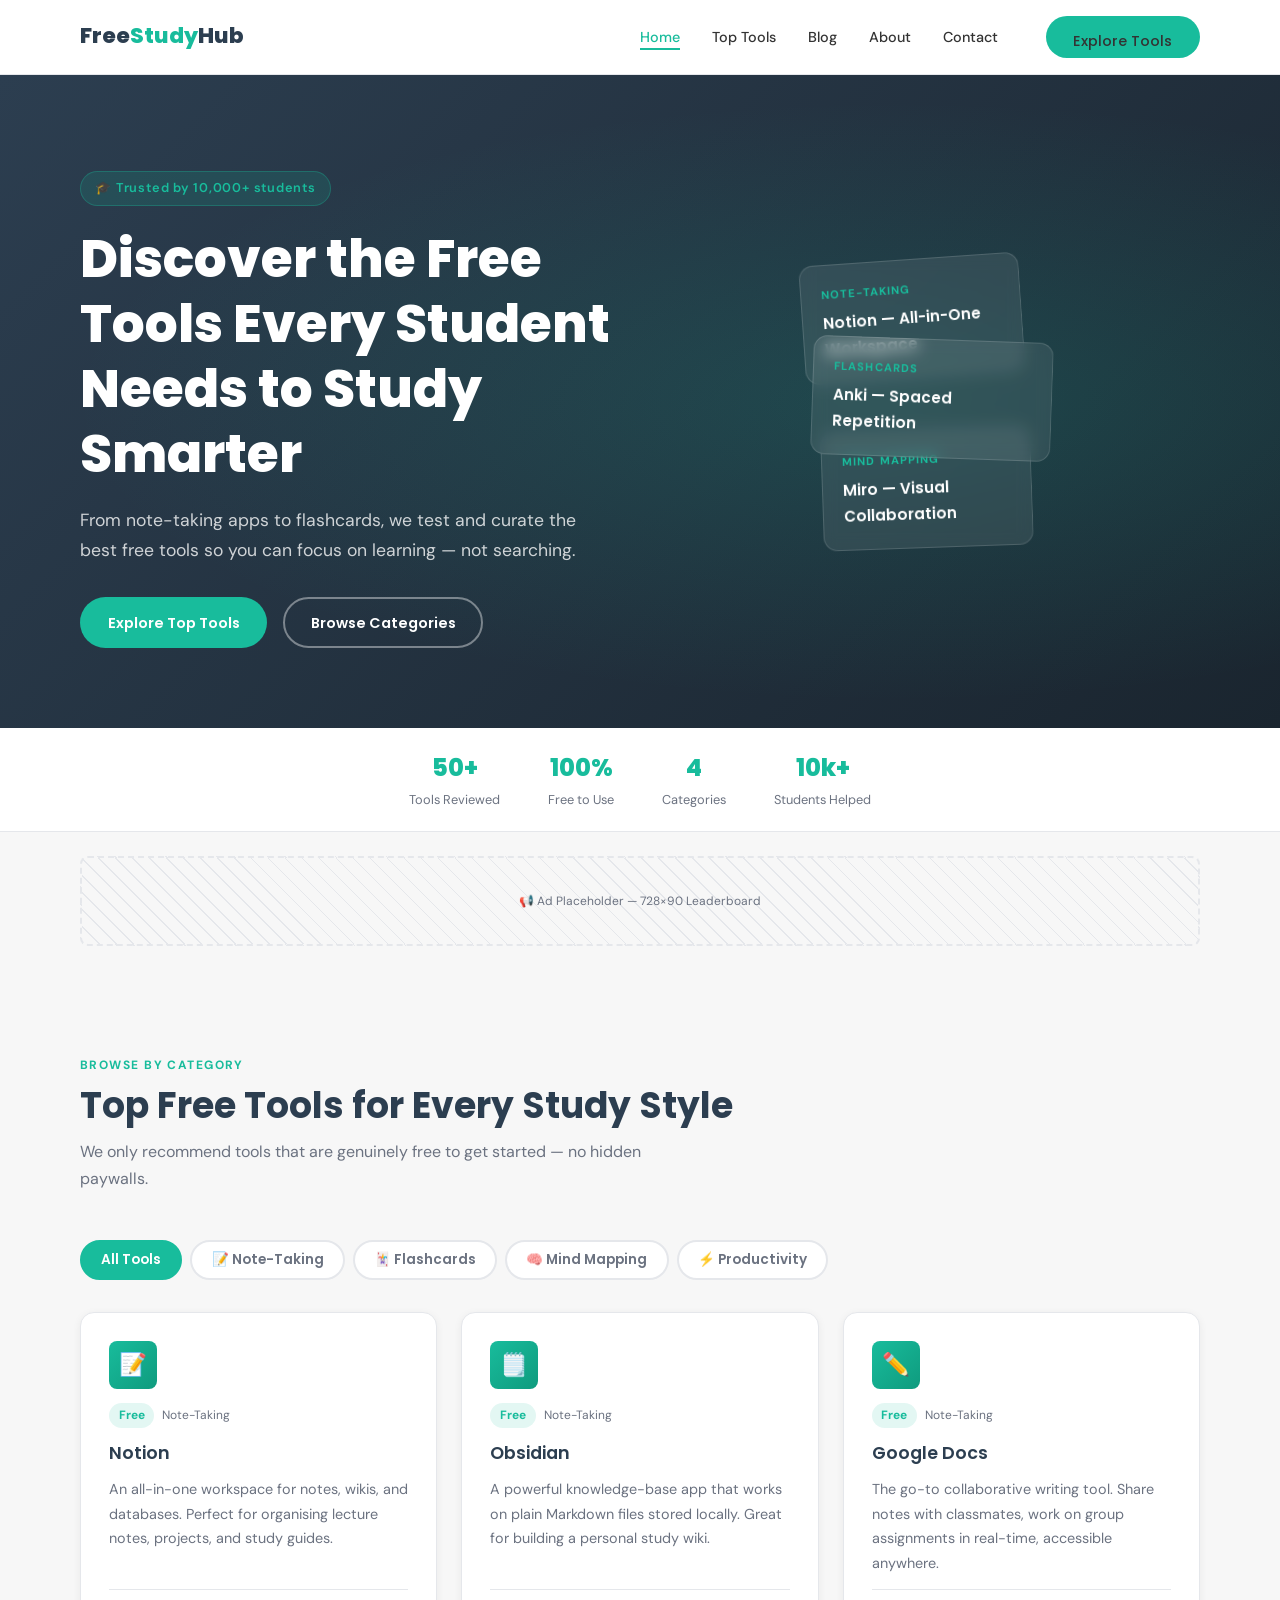
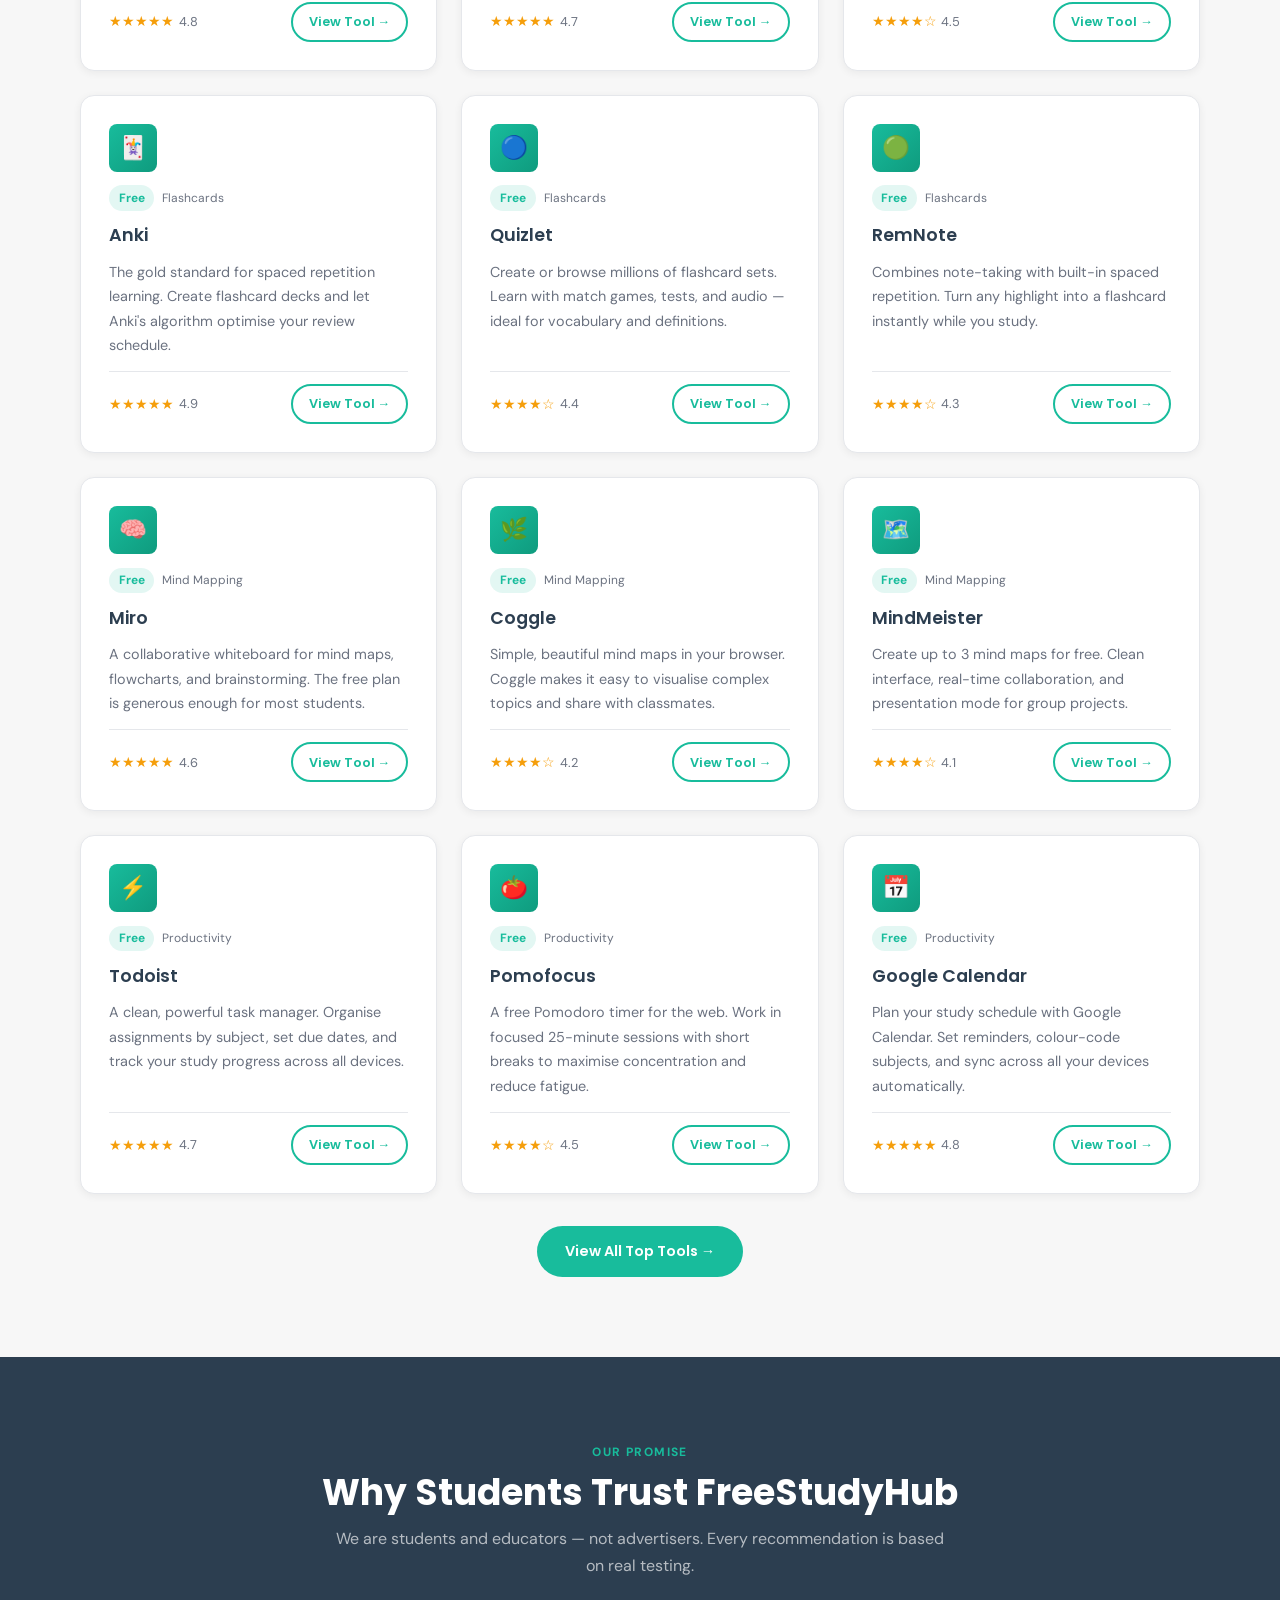
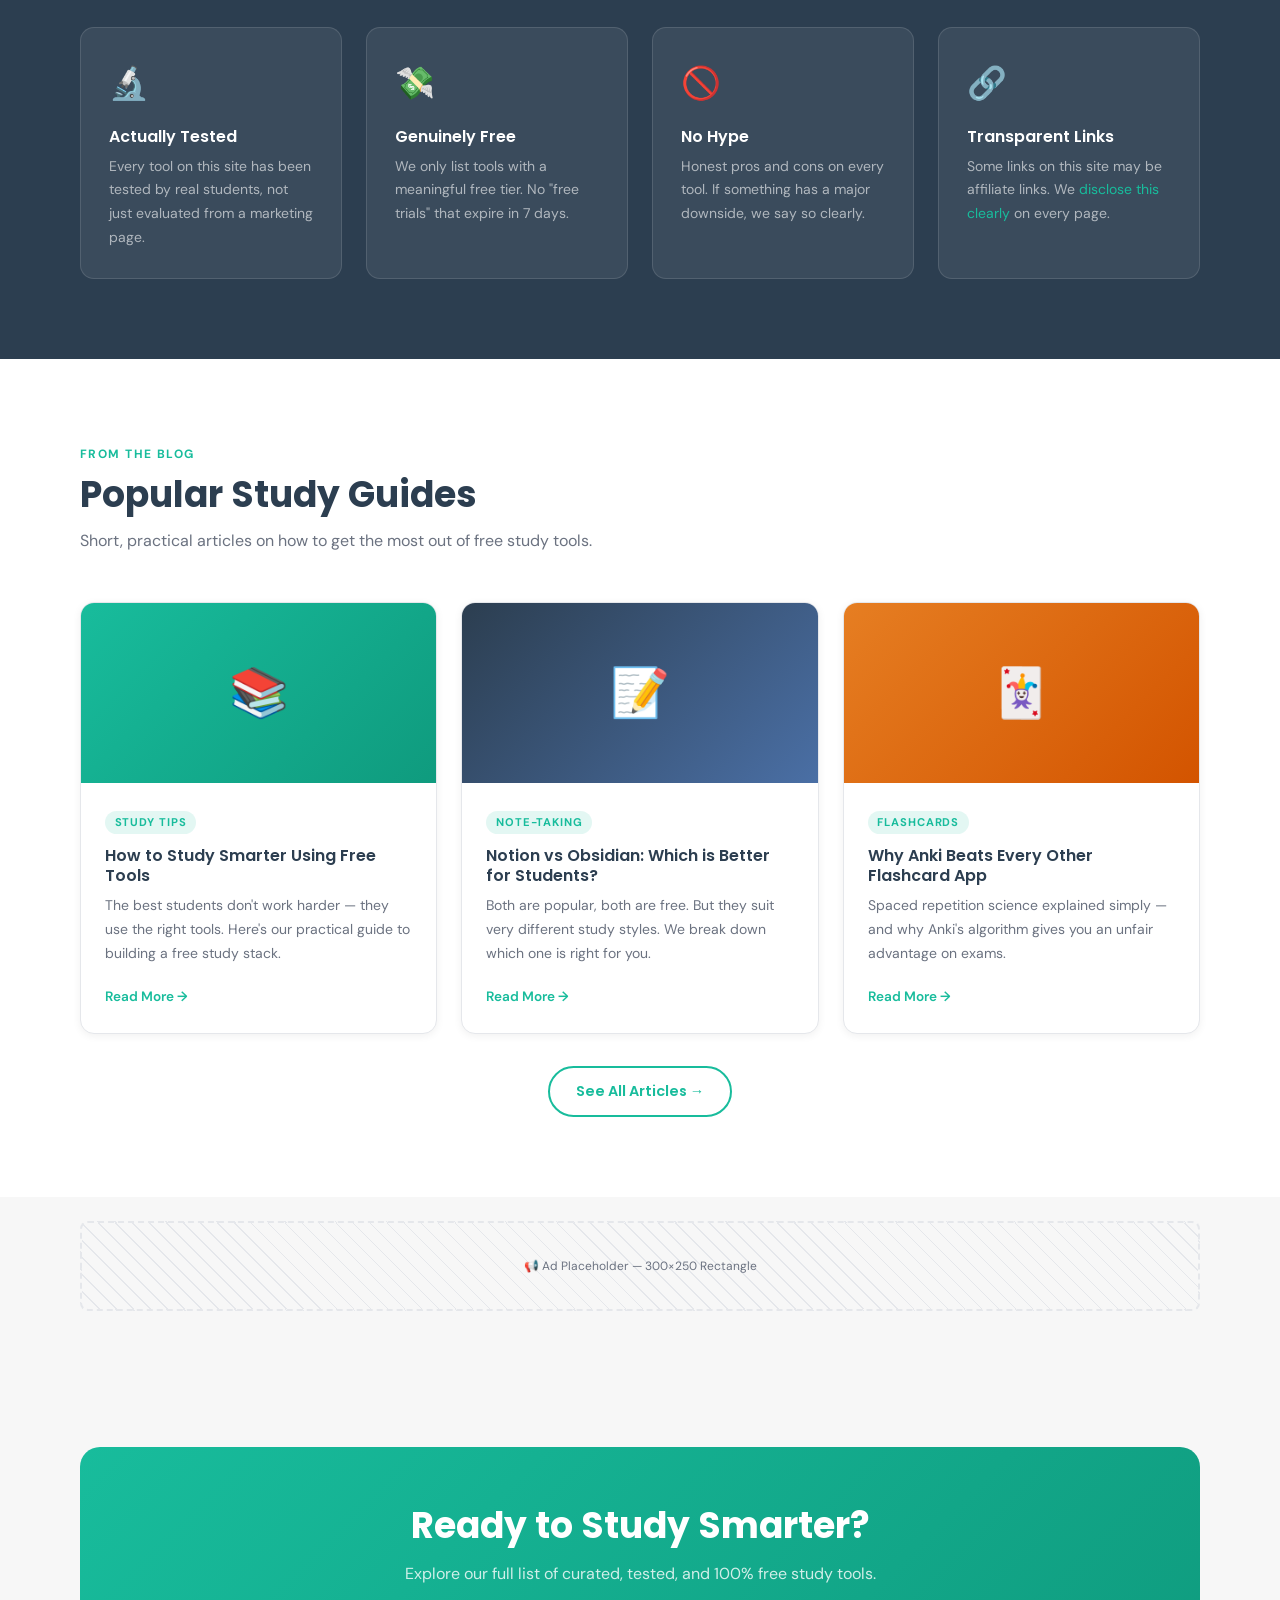
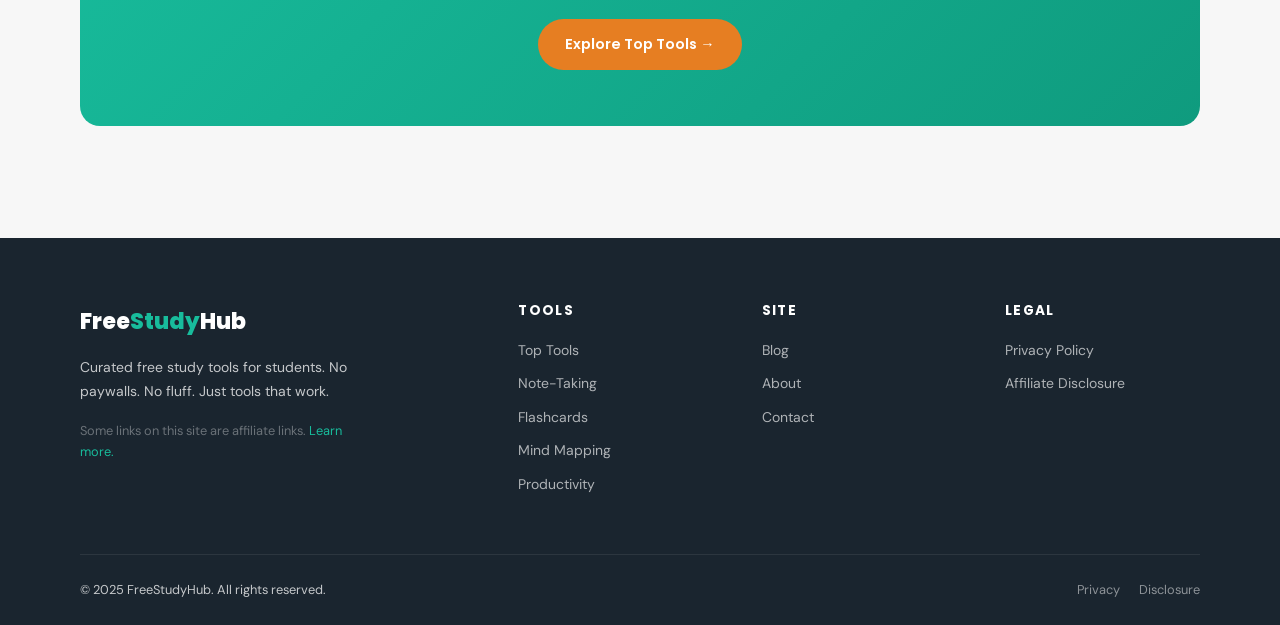
<file: index.html>
<!DOCTYPE html>
<html lang="en">
<head>
  <script async src="https://pagead2.googlesyndication.com/pagead/js/adsbygoogle.js?client=ca-pub-4207842491035889"
     crossorigin="anonymous"></script>
  <meta charset="UTF-8" />
  <meta name="viewport" content="width=device-width, initial-scale=1.0" />
  <title>FreeStudyHub — Best Free Study Tools for Students</title>
  <meta name="description" content="Discover the best free study tools for students. We review and curate note-taking apps, flashcard tools, mind mappers, and more — so you can study smarter, not harder." />

  <!-- Open Graph -->
  <meta property="og:title" content="FreeStudyHub — Best Free Study Tools for Students" />
  <meta property="og:description" content="Curated free study tools for high school and college students. Note-taking, flashcards, mind maps, productivity apps — all free." />
  <meta property="og:type" content="website" />
  <meta property="og:url" content="https://yourdomain.com/" />
  <meta property="og:image" content="https://yourdomain.com/og-image.png" />

  <link rel="stylesheet" href="style.css" />
  <link rel="canonical" href="https://yourdomain.com/" />
</head>
<body>

<!-- ── Navigation ─────────────────────────────────────────── -->
<nav class="navbar" aria-label="Main navigation">
  <div class="container nav-inner">
    <a href="index.html" class="nav-logo">Free<span>Study</span>Hub</a>
    <ul class="nav-menu" role="list">
      <li><a href="index.html">Home</a></li>
      <li><a href="top-tools.html">Top Tools</a></li>
      <li><a href="blog.html">Blog</a></li>
      <li><a href="about.html">About</a></li>
      <li><a href="contact.html">Contact</a></li>
      <li class="nav-cta"><a href="top-tools.html" class="btn btn-primary">Explore Tools</a></li>
    </ul>
    <button class="hamburger" aria-label="Toggle menu" aria-expanded="false">
      <span></span><span></span><span></span>
    </button>
  </div>
</nav>

<!-- ── Hero ───────────────────────────────────────────────── -->
<section class="hero">
  <div class="container hero-inner">
    <div class="hero-content">
      <div class="hero-badge">🎓 Trusted by 10,000+ students</div>
      <h1>Discover the Free Tools Every Student Needs to Study Smarter</h1>
      <p>From note-taking apps to flashcards, we test and curate the best free tools so you can focus on learning — not searching.</p>
      <div class="hero-actions">
        <a href="top-tools.html" class="btn btn-primary">Explore Top Tools</a>
        <a href="#categories" class="btn btn-outline" style="border-color:rgba(255,255,255,.4);color:#fff;">Browse Categories</a>
      </div>
    </div>
    <div class="hero-visual" aria-hidden="true">
      <div class="hero-card-stack">
        <div class="hc">
          <div class="hc-label">Note-Taking</div>
          <div class="hc-title">Notion — All-in-One Workspace</div>
        </div>
        <div class="hc">
          <div class="hc-label">Flashcards</div>
          <div class="hc-title">Anki — Spaced Repetition</div>
        </div>
        <div class="hc">
          <div class="hc-label">Mind Mapping</div>
          <div class="hc-title">Miro — Visual Collaboration</div>
        </div>
      </div>
    </div>
  </div>
</section>

<!-- ── Stats bar ──────────────────────────────────────────── -->
<div class="stats-bar">
  <div class="container stats-inner">
    <div class="stat">
      <div class="stat-num">50+</div>
      <div class="stat-label">Tools Reviewed</div>
    </div>
    <div class="stat">
      <div class="stat-num">100%</div>
      <div class="stat-label">Free to Use</div>
    </div>
    <div class="stat">
      <div class="stat-num">4</div>
      <div class="stat-label">Categories</div>
    </div>
    <div class="stat">
      <div class="stat-num">10k+</div>
      <div class="stat-label">Students Helped</div>
    </div>
  </div>
</div>

<!-- Ad Placeholder -->
<div class="container">
  <div class="ad-placeholder">📢 Ad Placeholder — 728×90 Leaderboard</div>
</div>

<!-- ── Categories & Tool Cards ────────────────────────────── -->
<section class="section" id="categories">
  <div class="container">
    <div class="section-header reveal">
      <span class="section-label">Browse by Category</span>
      <h2 class="section-title">Top Free Tools for Every Study Style</h2>
      <p class="section-sub">We only recommend tools that are genuinely free to get started — no hidden paywalls.</p>
    </div>

    <div class="category-tabs reveal">
      <button class="tab-btn active" data-cat="all">All Tools</button>
      <button class="tab-btn" data-cat="notes">📝 Note-Taking</button>
      <button class="tab-btn" data-cat="flashcards">🃏 Flashcards</button>
      <button class="tab-btn" data-cat="mindmap">🧠 Mind Mapping</button>
      <button class="tab-btn" data-cat="productivity">⚡ Productivity</button>
    </div>

    <div class="cards-grid">

      <!-- Note-Taking -->
      <article class="tool-card reveal" data-cat="notes">
        <div class="tool-card-icon">📝</div>
        <div class="tool-card-meta">
          <span class="badge">Free</span>
          <span>Note-Taking</span>
        </div>
        <h3>Notion</h3>
        <p>An all-in-one workspace for notes, wikis, and databases. Perfect for organising lecture notes, projects, and study guides.</p>
        <div class="tool-card-footer">
          <div class="rating"><span class="stars">★★★★★</span> 4.8</div>
          <a href="tool-template.html" class="btn btn-outline" style="padding:.45rem 1rem;font-size:.8rem;">View Tool →</a>
        </div>
      </article>

      <article class="tool-card reveal" data-cat="notes">
        <div class="tool-card-icon">🗒️</div>
        <div class="tool-card-meta">
          <span class="badge">Free</span>
          <span>Note-Taking</span>
        </div>
        <h3>Obsidian</h3>
        <p>A powerful knowledge-base app that works on plain Markdown files stored locally. Great for building a personal study wiki.</p>
        <div class="tool-card-footer">
          <div class="rating"><span class="stars">★★★★★</span> 4.7</div>
          <a href="tool-template.html" class="btn btn-outline" style="padding:.45rem 1rem;font-size:.8rem;">View Tool →</a>
        </div>
      </article>

      <article class="tool-card reveal" data-cat="notes">
        <div class="tool-card-icon">✏️</div>
        <div class="tool-card-meta">
          <span class="badge">Free</span>
          <span>Note-Taking</span>
        </div>
        <h3>Google Docs</h3>
        <p>The go-to collaborative writing tool. Share notes with classmates, work on group assignments in real-time, accessible anywhere.</p>
        <div class="tool-card-footer">
          <div class="rating"><span class="stars">★★★★☆</span> 4.5</div>
          <a href="tool-template.html" class="btn btn-outline" style="padding:.45rem 1rem;font-size:.8rem;">View Tool →</a>
        </div>
      </article>

      <!-- Flashcards -->
      <article class="tool-card reveal" data-cat="flashcards">
        <div class="tool-card-icon">🃏</div>
        <div class="tool-card-meta">
          <span class="badge">Free</span>
          <span>Flashcards</span>
        </div>
        <h3>Anki</h3>
        <p>The gold standard for spaced repetition learning. Create flashcard decks and let Anki's algorithm optimise your review schedule.</p>
        <div class="tool-card-footer">
          <div class="rating"><span class="stars">★★★★★</span> 4.9</div>
          <a href="tool-template.html" class="btn btn-outline" style="padding:.45rem 1rem;font-size:.8rem;">View Tool →</a>
        </div>
      </article>

      <article class="tool-card reveal" data-cat="flashcards">
        <div class="tool-card-icon">🔵</div>
        <div class="tool-card-meta">
          <span class="badge">Free</span>
          <span>Flashcards</span>
        </div>
        <h3>Quizlet</h3>
        <p>Create or browse millions of flashcard sets. Learn with match games, tests, and audio — ideal for vocabulary and definitions.</p>
        <div class="tool-card-footer">
          <div class="rating"><span class="stars">★★★★☆</span> 4.4</div>
          <a href="tool-template.html" class="btn btn-outline" style="padding:.45rem 1rem;font-size:.8rem;">View Tool →</a>
        </div>
      </article>

      <article class="tool-card reveal" data-cat="flashcards">
        <div class="tool-card-icon">🟢</div>
        <div class="tool-card-meta">
          <span class="badge">Free</span>
          <span>Flashcards</span>
        </div>
        <h3>RemNote</h3>
        <p>Combines note-taking with built-in spaced repetition. Turn any highlight into a flashcard instantly while you study.</p>
        <div class="tool-card-footer">
          <div class="rating"><span class="stars">★★★★☆</span> 4.3</div>
          <a href="tool-template.html" class="btn btn-outline" style="padding:.45rem 1rem;font-size:.8rem;">View Tool →</a>
        </div>
      </article>

      <!-- Mind Mapping -->
      <article class="tool-card reveal" data-cat="mindmap">
        <div class="tool-card-icon">🧠</div>
        <div class="tool-card-meta">
          <span class="badge">Free</span>
          <span>Mind Mapping</span>
        </div>
        <h3>Miro</h3>
        <p>A collaborative whiteboard for mind maps, flowcharts, and brainstorming. The free plan is generous enough for most students.</p>
        <div class="tool-card-footer">
          <div class="rating"><span class="stars">★★★★★</span> 4.6</div>
          <a href="tool-template.html" class="btn btn-outline" style="padding:.45rem 1rem;font-size:.8rem;">View Tool →</a>
        </div>
      </article>

      <article class="tool-card reveal" data-cat="mindmap">
        <div class="tool-card-icon">🌿</div>
        <div class="tool-card-meta">
          <span class="badge">Free</span>
          <span>Mind Mapping</span>
        </div>
        <h3>Coggle</h3>
        <p>Simple, beautiful mind maps in your browser. Coggle makes it easy to visualise complex topics and share with classmates.</p>
        <div class="tool-card-footer">
          <div class="rating"><span class="stars">★★★★☆</span> 4.2</div>
          <a href="tool-template.html" class="btn btn-outline" style="padding:.45rem 1rem;font-size:.8rem;">View Tool →</a>
        </div>
      </article>

      <article class="tool-card reveal" data-cat="mindmap">
        <div class="tool-card-icon">🗺️</div>
        <div class="tool-card-meta">
          <span class="badge">Free</span>
          <span>Mind Mapping</span>
        </div>
        <h3>MindMeister</h3>
        <p>Create up to 3 mind maps for free. Clean interface, real-time collaboration, and presentation mode for group projects.</p>
        <div class="tool-card-footer">
          <div class="rating"><span class="stars">★★★★☆</span> 4.1</div>
          <a href="tool-template.html" class="btn btn-outline" style="padding:.45rem 1rem;font-size:.8rem;">View Tool →</a>
        </div>
      </article>

      <!-- Productivity -->
      <article class="tool-card reveal" data-cat="productivity">
        <div class="tool-card-icon">⚡</div>
        <div class="tool-card-meta">
          <span class="badge">Free</span>
          <span>Productivity</span>
        </div>
        <h3>Todoist</h3>
        <p>A clean, powerful task manager. Organise assignments by subject, set due dates, and track your study progress across all devices.</p>
        <div class="tool-card-footer">
          <div class="rating"><span class="stars">★★★★★</span> 4.7</div>
          <a href="tool-template.html" class="btn btn-outline" style="padding:.45rem 1rem;font-size:.8rem;">View Tool →</a>
        </div>
      </article>

      <article class="tool-card reveal" data-cat="productivity">
        <div class="tool-card-icon">🍅</div>
        <div class="tool-card-meta">
          <span class="badge">Free</span>
          <span>Productivity</span>
        </div>
        <h3>Pomofocus</h3>
        <p>A free Pomodoro timer for the web. Work in focused 25-minute sessions with short breaks to maximise concentration and reduce fatigue.</p>
        <div class="tool-card-footer">
          <div class="rating"><span class="stars">★★★★☆</span> 4.5</div>
          <a href="tool-template.html" class="btn btn-outline" style="padding:.45rem 1rem;font-size:.8rem;">View Tool →</a>
        </div>
      </article>

      <article class="tool-card reveal" data-cat="productivity">
        <div class="tool-card-icon">📅</div>
        <div class="tool-card-meta">
          <span class="badge">Free</span>
          <span>Productivity</span>
        </div>
        <h3>Google Calendar</h3>
        <p>Plan your study schedule with Google Calendar. Set reminders, colour-code subjects, and sync across all your devices automatically.</p>
        <div class="tool-card-footer">
          <div class="rating"><span class="stars">★★★★★</span> 4.8</div>
          <a href="tool-template.html" class="btn btn-outline" style="padding:.45rem 1rem;font-size:.8rem;">View Tool →</a>
        </div>
      </article>

    </div><!-- .cards-grid -->

    <div class="text-center mt-2 reveal">
      <a href="top-tools.html" class="btn btn-primary">View All Top Tools →</a>
    </div>
  </div>
</section>

<!-- ── Why Trust Us ────────────────────────────────────────── -->
<section class="section section-dark">
  <div class="container">
    <div class="section-header text-center reveal">
      <span class="section-label" style="color:var(--secondary)">Our Promise</span>
      <h2 class="section-title">Why Students Trust FreeStudyHub</h2>
      <p class="section-sub" style="margin-inline:auto">We are students and educators — not advertisers. Every recommendation is based on real testing.</p>
    </div>
    <div class="trust-grid">
      <div class="trust-card reveal">
        <div class="trust-icon">🔬</div>
        <h3>Actually Tested</h3>
        <p>Every tool on this site has been tested by real students, not just evaluated from a marketing page.</p>
      </div>
      <div class="trust-card reveal">
        <div class="trust-icon">💸</div>
        <h3>Genuinely Free</h3>
        <p>We only list tools with a meaningful free tier. No "free trials" that expire in 7 days.</p>
      </div>
      <div class="trust-card reveal">
        <div class="trust-icon">🚫</div>
        <h3>No Hype</h3>
        <p>Honest pros and cons on every tool. If something has a major downside, we say so clearly.</p>
      </div>
      <div class="trust-card reveal">
        <div class="trust-icon">🔗</div>
        <h3>Transparent Links</h3>
        <p>Some links on this site may be affiliate links. We <a href="disclosure.html" style="color:var(--secondary)">disclose this clearly</a> on every page.</p>
      </div>
    </div>
  </div>
</section>

<!-- ── Popular Guides ──────────────────────────────────────── -->
<section class="section section-alt">
  <div class="container">
    <div class="section-header reveal">
      <span class="section-label">From the Blog</span>
      <h2 class="section-title">Popular Study Guides</h2>
      <p class="section-sub">Short, practical articles on how to get the most out of free study tools.</p>
    </div>
    <div class="blog-grid">
      <article class="blog-card reveal">
        <div class="blog-thumb blog-thumb-teal">📚</div>
        <div class="blog-body">
          <div class="blog-tag">Study Tips</div>
          <h3>How to Study Smarter Using Free Tools</h3>
          <p>The best students don't work harder — they use the right tools. Here's our practical guide to building a free study stack.</p>
          <a href="blog.html" class="read-more">Read More →</a>
        </div>
      </article>
      <article class="blog-card reveal">
        <div class="blog-thumb blog-thumb-blue">📝</div>
        <div class="blog-body">
          <div class="blog-tag">Note-Taking</div>
          <h3>Notion vs Obsidian: Which is Better for Students?</h3>
          <p>Both are popular, both are free. But they suit very different study styles. We break down which one is right for you.</p>
          <a href="blog.html" class="read-more">Read More →</a>
        </div>
      </article>
      <article class="blog-card reveal">
        <div class="blog-thumb blog-thumb-orange">🃏</div>
        <div class="blog-body">
          <div class="blog-tag">Flashcards</div>
          <h3>Why Anki Beats Every Other Flashcard App</h3>
          <p>Spaced repetition science explained simply — and why Anki's algorithm gives you an unfair advantage on exams.</p>
          <a href="blog.html" class="read-more">Read More →</a>
        </div>
      </article>
    </div>
    <div class="text-center mt-2 reveal">
      <a href="blog.html" class="btn btn-outline">See All Articles →</a>
    </div>
  </div>
</section>

<!-- Ad Placeholder -->
<div class="container">
  <div class="ad-placeholder">📢 Ad Placeholder — 300×250 Rectangle</div>
</div>

<!-- ── CTA Banner ──────────────────────────────────────────── -->
<section class="section">
  <div class="container reveal">
    <div class="cta-banner">
      <h2>Ready to Study Smarter?</h2>
      <p>Explore our full list of curated, tested, and 100% free study tools.</p>
      <a href="top-tools.html" class="btn btn-accent">Explore Top Tools →</a>
    </div>
  </div>
</section>

<!-- ── Footer ──────────────────────────────────────────────── -->
<footer class="footer">
  <div class="container">
    <div class="footer-grid">
      <div class="footer-brand">
        <div class="footer-logo">Free<span>Study</span>Hub</div>
        <p>Curated free study tools for students. No paywalls. No fluff. Just tools that work.</p>
        <p style="font-size:.8rem;color:rgba(255,255,255,.35);margin-top:1rem;">
          Some links on this site are affiliate links. <a href="disclosure.html" style="color:var(--secondary)">Learn more.</a>
        </p>
      </div>
      <div class="footer-col">
        <h4>Tools</h4>
        <a href="top-tools.html">Top Tools</a>
        <a href="top-tools.html#notes">Note-Taking</a>
        <a href="top-tools.html#flashcards">Flashcards</a>
        <a href="top-tools.html#mindmap">Mind Mapping</a>
        <a href="top-tools.html#productivity">Productivity</a>
      </div>
      <div class="footer-col">
        <h4>Site</h4>
        <a href="blog.html">Blog</a>
        <a href="about.html">About</a>
        <a href="contact.html">Contact</a>
      </div>
      <div class="footer-col">
        <h4>Legal</h4>
        <a href="privacy.html">Privacy Policy</a>
        <a href="disclosure.html">Affiliate Disclosure</a>
      </div>
    </div>
    <div class="footer-bottom">
      <span>© 2025 FreeStudyHub. All rights reserved.</span>
      <div>
        <a href="privacy.html">Privacy</a>
        <a href="disclosure.html">Disclosure</a>
      </div>
    </div>
  </div>
</footer>

<script src="script.js"></script>
</body>
</html>
</file>
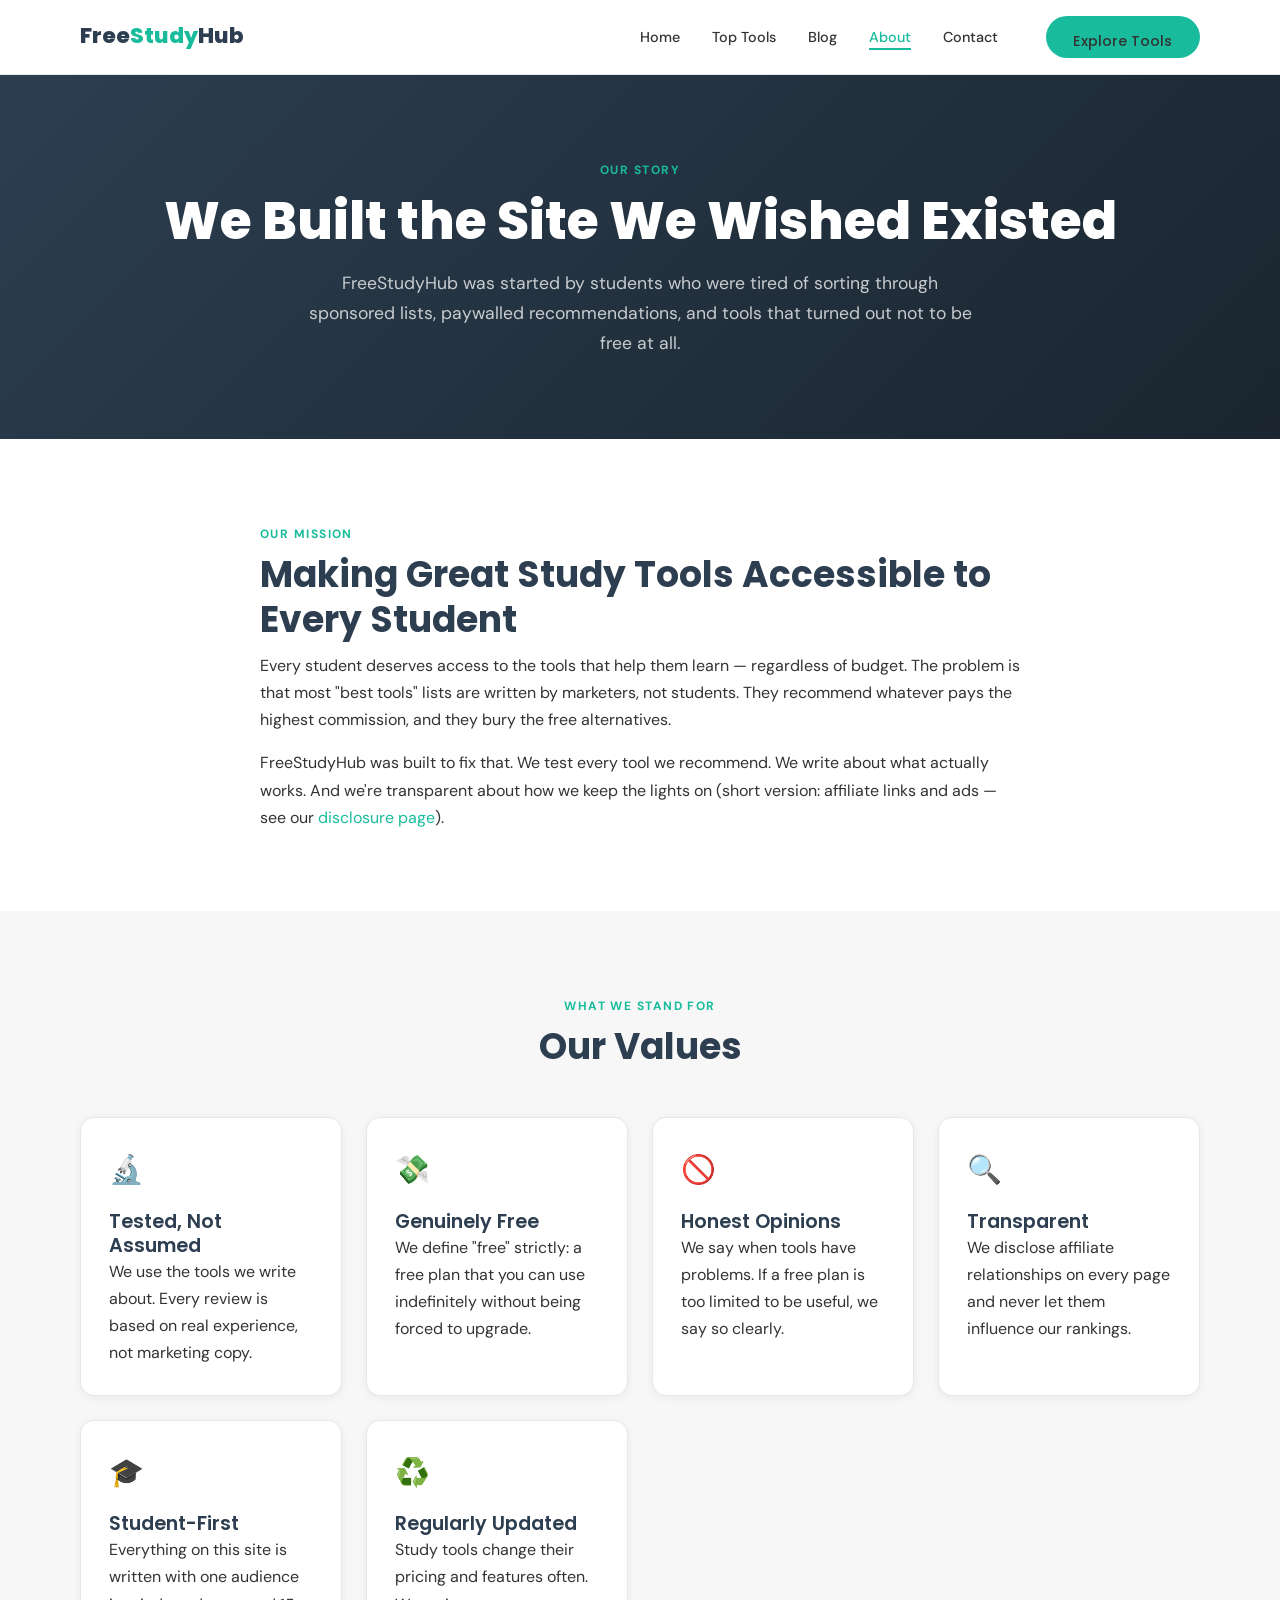
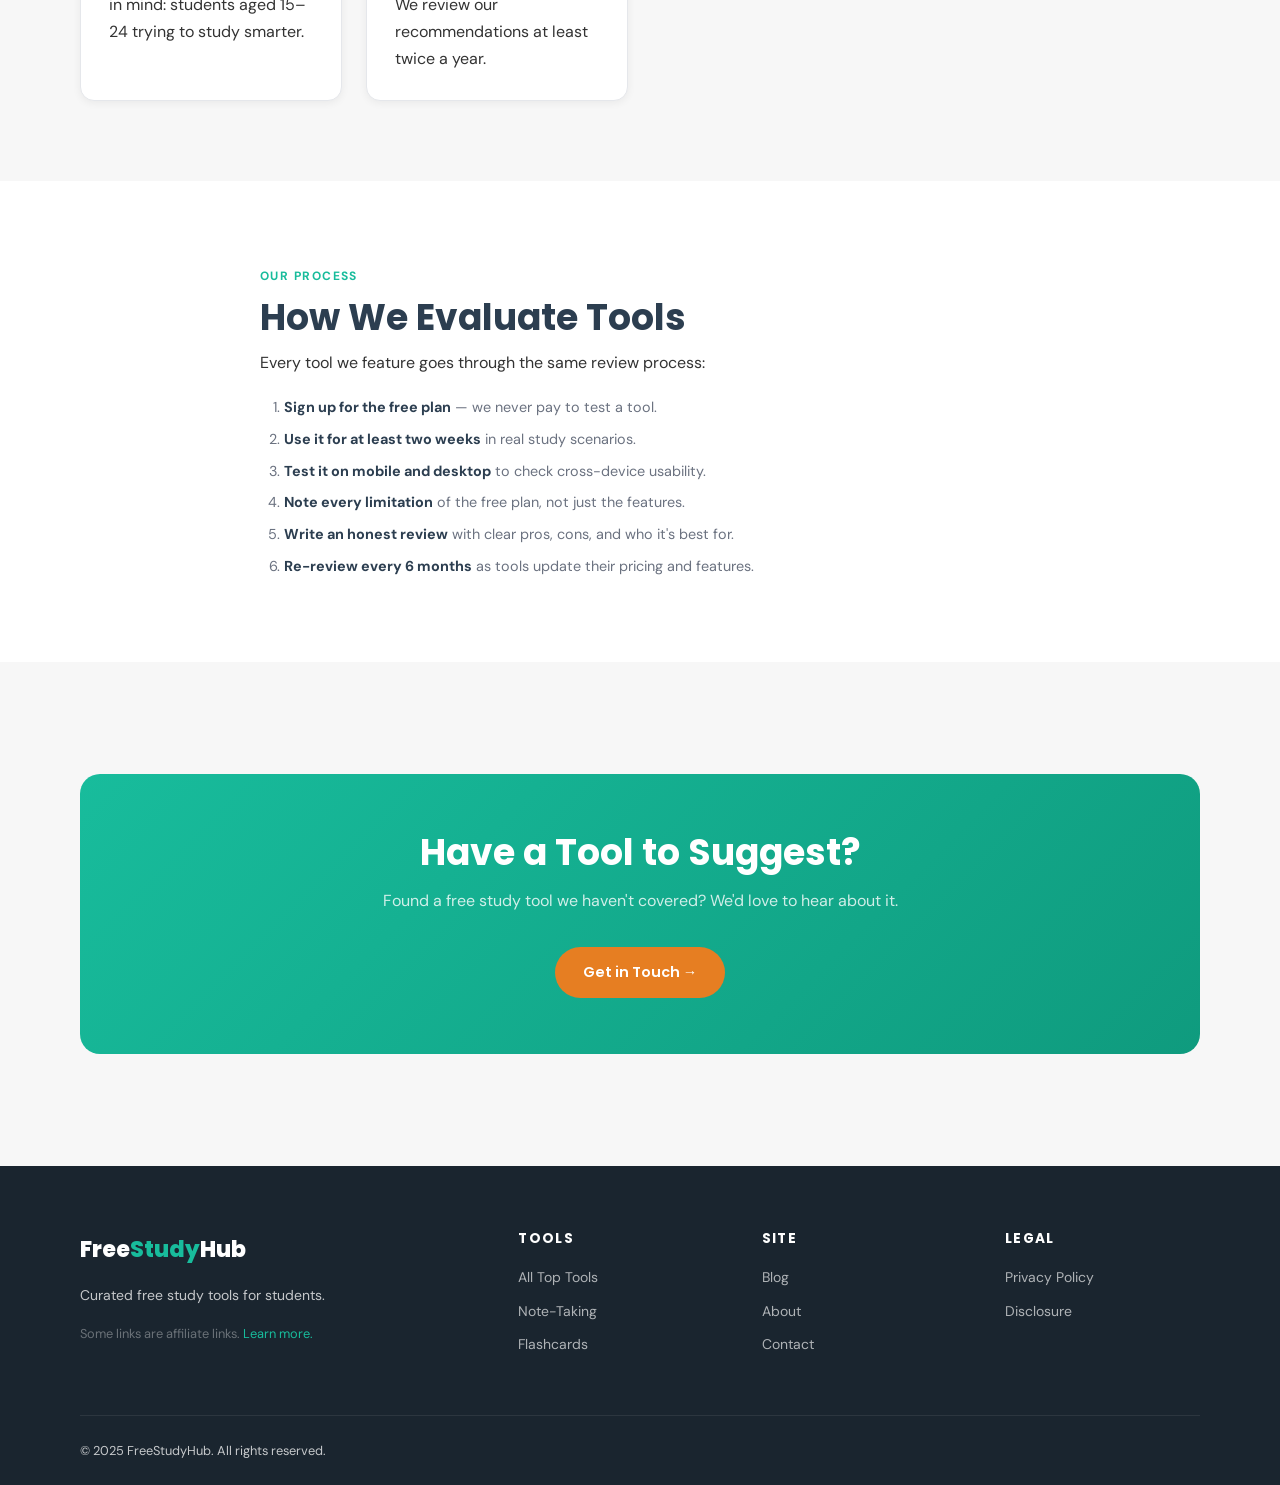
<file: about.html>
<!DOCTYPE html>
<html lang="en">
<head>
  <script async src="https://pagead2.googlesyndication.com/pagead/js/adsbygoogle.js?client=ca-pub-4207842491035889"
     crossorigin="anonymous"></script>
  <meta charset="UTF-8" />
  <meta name="viewport" content="width=device-width, initial-scale=1.0" />
  <title>About FreeStudyHub — Our Mission & Team</title>
  <meta name="description" content="Learn who runs FreeStudyHub, why we built it, and how we decide which tools to recommend. Honest, student-focused, and transparent." />
  <meta property="og:title" content="About FreeStudyHub" />
  <meta property="og:description" content="Who we are and why we built FreeStudyHub — a curated resource for students who want free, genuinely useful study tools." />
  <meta property="og:type" content="website" />
  <link rel="stylesheet" href="style.css" />
  <link rel="canonical" href="https://yourdomain.com/about.html" />
</head>
<body>

<!-- Nav -->
<nav class="navbar">
  <div class="container nav-inner">
    <a href="index.html" class="nav-logo">Free<span>Study</span>Hub</a>
    <ul class="nav-menu">
      <li><a href="index.html">Home</a></li>
      <li><a href="top-tools.html">Top Tools</a></li>
      <li><a href="blog.html">Blog</a></li>
      <li><a href="about.html">About</a></li>
      <li><a href="contact.html">Contact</a></li>
      <li class="nav-cta"><a href="top-tools.html" class="btn btn-primary">Explore Tools</a></li>
    </ul>
    <button class="hamburger" aria-label="Toggle menu"><span></span><span></span><span></span></button>
  </div>
</nav>

<!-- About Hero -->
<header class="about-hero">
  <div class="container">
    <span class="section-label" style="color:var(--secondary)">Our Story</span>
    <h1>We Built the Site We Wished Existed</h1>
    <p>FreeStudyHub was started by students who were tired of sorting through sponsored lists, paywalled recommendations, and tools that turned out not to be free at all.</p>
  </div>
</header>

<main>
  <!-- Mission -->
  <section class="section section-alt">
    <div class="container" style="max-width:800px">
      <div class="reveal">
        <span class="section-label">Our Mission</span>
        <h2 class="section-title">Making Great Study Tools Accessible to Every Student</h2>
        <p>Every student deserves access to the tools that help them learn — regardless of budget. The problem is that most "best tools" lists are written by marketers, not students. They recommend whatever pays the highest commission, and they bury the free alternatives.</p>
        <p style="margin-top:1rem">FreeStudyHub was built to fix that. We test every tool we recommend. We write about what actually works. And we're transparent about how we keep the lights on (short version: affiliate links and ads — see our <a href="disclosure.html" style="color:var(--secondary)">disclosure page</a>).</p>
      </div>
    </div>
  </section>

  <!-- Values -->
  <section class="section">
    <div class="container">
      <div class="section-header text-center reveal">
        <span class="section-label">What We Stand For</span>
        <h2 class="section-title">Our Values</h2>
      </div>
      <div class="value-grid">
        <div class="value-card reveal">
          <div class="value-icon">🔬</div>
          <h3>Tested, Not Assumed</h3>
          <p>We use the tools we write about. Every review is based on real experience, not marketing copy.</p>
        </div>
        <div class="value-card reveal">
          <div class="value-icon">💸</div>
          <h3>Genuinely Free</h3>
          <p>We define "free" strictly: a free plan that you can use indefinitely without being forced to upgrade.</p>
        </div>
        <div class="value-card reveal">
          <div class="value-icon">🚫</div>
          <h3>Honest Opinions</h3>
          <p>We say when tools have problems. If a free plan is too limited to be useful, we say so clearly.</p>
        </div>
        <div class="value-card reveal">
          <div class="value-icon">🔍</div>
          <h3>Transparent</h3>
          <p>We disclose affiliate relationships on every page and never let them influence our rankings.</p>
        </div>
        <div class="value-card reveal">
          <div class="value-icon">🎓</div>
          <h3>Student-First</h3>
          <p>Everything on this site is written with one audience in mind: students aged 15–24 trying to study smarter.</p>
        </div>
        <div class="value-card reveal">
          <div class="value-icon">♻️</div>
          <h3>Regularly Updated</h3>
          <p>Study tools change their pricing and features often. We review our recommendations at least twice a year.</p>
        </div>
      </div>
    </div>
  </section>

  <!-- How We Review -->
  <section class="section section-alt">
    <div class="container" style="max-width:800px">
      <div class="reveal">
        <span class="section-label">Our Process</span>
        <h2 class="section-title">How We Evaluate Tools</h2>
        <p>Every tool we feature goes through the same review process:</p>
        <ol style="padding-left:1.5rem;margin-top:1rem;color:var(--muted);font-size:.9rem;line-height:2.2">
          <li><strong style="color:var(--primary)">Sign up for the free plan</strong> — we never pay to test a tool.</li>
          <li><strong style="color:var(--primary)">Use it for at least two weeks</strong> in real study scenarios.</li>
          <li><strong style="color:var(--primary)">Test it on mobile and desktop</strong> to check cross-device usability.</li>
          <li><strong style="color:var(--primary)">Note every limitation</strong> of the free plan, not just the features.</li>
          <li><strong style="color:var(--primary)">Write an honest review</strong> with clear pros, cons, and who it's best for.</li>
          <li><strong style="color:var(--primary)">Re-review every 6 months</strong> as tools update their pricing and features.</li>
        </ol>
      </div>
    </div>
  </section>

  <!-- CTA -->
  <section class="section">
    <div class="container reveal">
      <div class="cta-banner">
        <h2>Have a Tool to Suggest?</h2>
        <p>Found a free study tool we haven't covered? We'd love to hear about it.</p>
        <a href="contact.html" class="btn btn-accent">Get in Touch →</a>
      </div>
    </div>
  </section>
</main>

<!-- Footer -->
<footer class="footer">
  <div class="container">
    <div class="footer-grid">
      <div class="footer-brand">
        <div class="footer-logo">Free<span>Study</span>Hub</div>
        <p>Curated free study tools for students.</p>
        <p style="font-size:.8rem;color:rgba(255,255,255,.35);margin-top:1rem;">Some links are affiliate links. <a href="disclosure.html" style="color:var(--secondary)">Learn more.</a></p>
      </div>
      <div class="footer-col">
        <h4>Tools</h4>
        <a href="top-tools.html">All Top Tools</a>
        <a href="top-tools.html#notes">Note-Taking</a>
        <a href="top-tools.html#flashcards">Flashcards</a>
      </div>
      <div class="footer-col">
        <h4>Site</h4>
        <a href="blog.html">Blog</a>
        <a href="about.html">About</a>
        <a href="contact.html">Contact</a>
      </div>
      <div class="footer-col">
        <h4>Legal</h4>
        <a href="privacy.html">Privacy Policy</a>
        <a href="disclosure.html">Disclosure</a>
      </div>
    </div>
    <div class="footer-bottom">
      <span>© 2025 FreeStudyHub. All rights reserved.</span>
    </div>
  </div>
</footer>

<script src="script.js"></script>
</body>
</html>
</file>
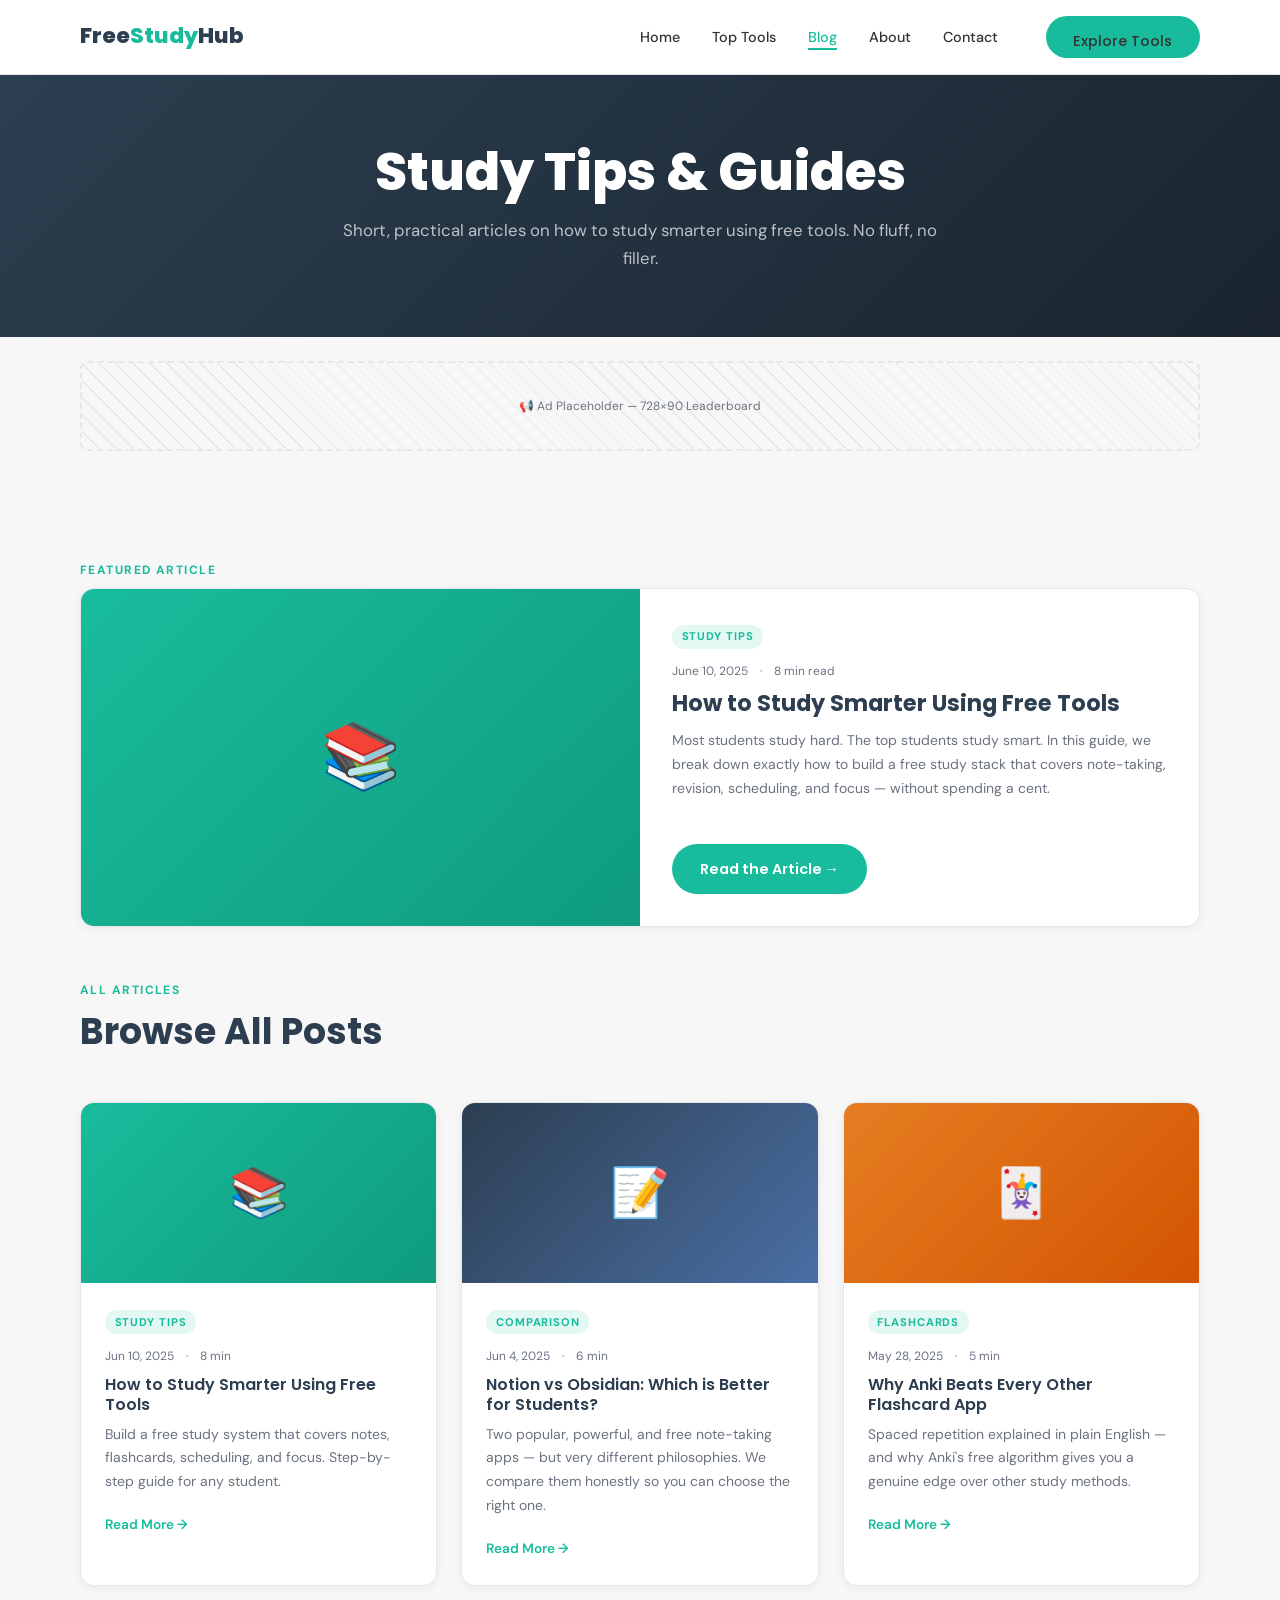
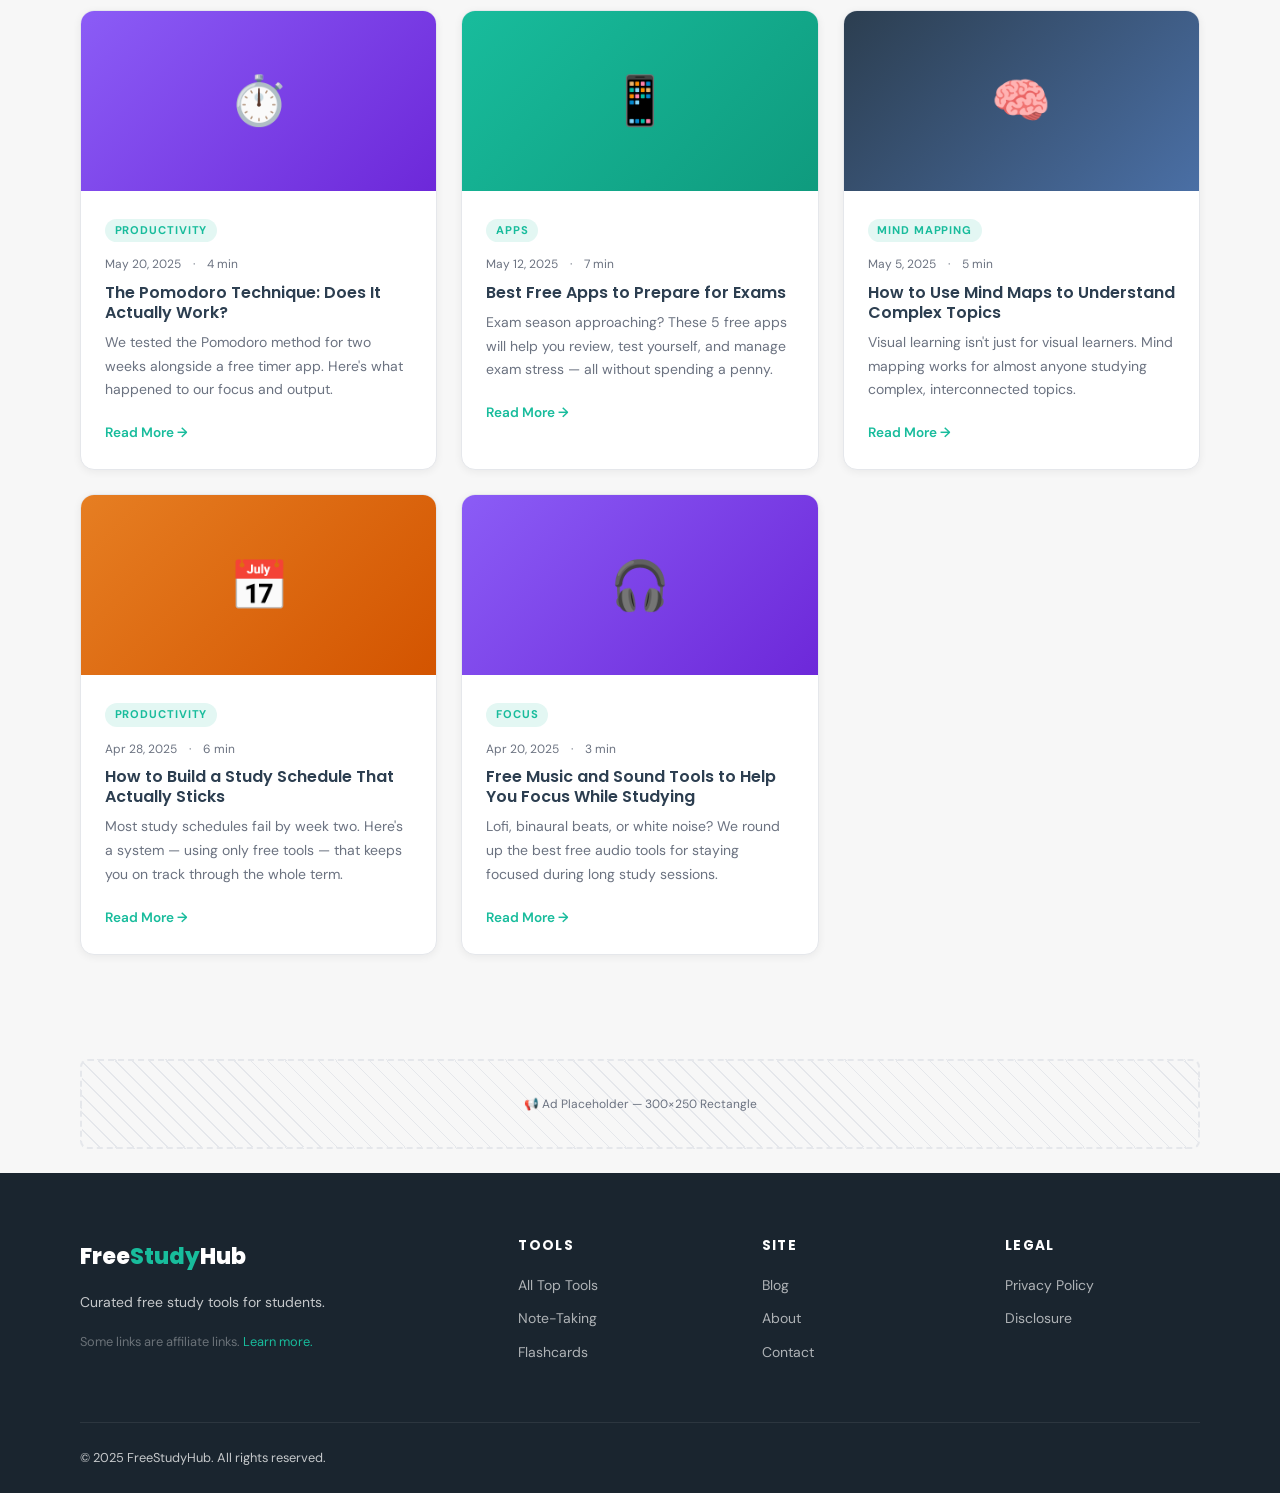
<file: blog.html>
<!DOCTYPE html>
<html lang="en">
<head>
  <script async src="https://pagead2.googlesyndication.com/pagead/js/adsbygoogle.js?client=ca-pub-4207842491035889"
     crossorigin="anonymous"></script>
  <meta charset="UTF-8" />
  <meta name="viewport" content="width=device-width, initial-scale=1.0" />
  <title>Study Tips & Guides — FreeStudyHub Blog</title>
  <meta name="description" content="Practical study guides, tips, and comparisons for students. Learn how to use free tools to study smarter, retain more, and ace your exams." />
  <meta property="og:title" content="Study Tips & Guides — FreeStudyHub Blog" />
  <meta property="og:description" content="Practical study tips and guides for students using free tools." />
  <meta property="og:type" content="website" />
  <link rel="stylesheet" href="style.css" />
  <link rel="canonical" href="https://yourdomain.com/blog.html" />
</head>
<body>

<!-- Nav -->
<nav class="navbar">
  <div class="container nav-inner">
    <a href="index.html" class="nav-logo">Free<span>Study</span>Hub</a>
    <ul class="nav-menu">
      <li><a href="index.html">Home</a></li>
      <li><a href="top-tools.html">Top Tools</a></li>
      <li><a href="blog.html">Blog</a></li>
      <li><a href="about.html">About</a></li>
      <li><a href="contact.html">Contact</a></li>
      <li class="nav-cta"><a href="top-tools.html" class="btn btn-primary">Explore Tools</a></li>
    </ul>
    <button class="hamburger" aria-label="Toggle menu"><span></span><span></span><span></span></button>
  </div>
</nav>

<!-- Page Header -->
<header class="page-header">
  <div class="container">
    <h1>Study Tips & Guides</h1>
    <p>Short, practical articles on how to study smarter using free tools. No fluff, no filler.</p>
  </div>
</header>

<!-- Ad Placeholder -->
<div class="container">
  <div class="ad-placeholder">📢 Ad Placeholder — 728×90 Leaderboard</div>
</div>

<main>
  <section class="section">
    <div class="container">

      <!-- Featured Post -->
      <div class="reveal" style="margin-bottom:3rem">
        <span class="section-label">Featured Article</span>
        <div class="blog-card" style="display:grid;grid-template-columns:1fr 1fr;max-width:100%">
          <div class="blog-thumb blog-thumb-teal" style="height:auto;min-height:240px;font-size:4rem">📚</div>
          <div class="blog-body" style="padding:2rem">
            <div class="blog-tag">Study Tips</div>
            <div class="blog-meta"><span>June 10, 2025</span><span>·</span><span>8 min read</span></div>
            <h2 style="font-size:1.4rem;margin-bottom:.75rem">How to Study Smarter Using Free Tools</h2>
            <p>Most students study hard. The top students study smart. In this guide, we break down exactly how to build a free study stack that covers note-taking, revision, scheduling, and focus — without spending a cent.</p>
            <br>
            <a href="#post-1" class="btn btn-primary">Read the Article →</a>
          </div>
        </div>
      </div>

      <!-- Article grid -->
      <div class="section-header reveal">
        <span class="section-label">All Articles</span>
        <h2 class="section-title">Browse All Posts</h2>
      </div>

      <div class="blog-grid">

        <article class="blog-card reveal" id="post-1">
          <div class="blog-thumb blog-thumb-teal">📚</div>
          <div class="blog-body">
            <div class="blog-tag">Study Tips</div>
            <div class="blog-meta"><span>Jun 10, 2025</span><span>·</span><span>8 min</span></div>
            <h3>How to Study Smarter Using Free Tools</h3>
            <p>Build a free study system that covers notes, flashcards, scheduling, and focus. Step-by-step guide for any student.</p>
            <a href="#" class="read-more">Read More →</a>
          </div>
        </article>

        <article class="blog-card reveal">
          <div class="blog-thumb blog-thumb-blue">📝</div>
          <div class="blog-body">
            <div class="blog-tag">Comparison</div>
            <div class="blog-meta"><span>Jun 4, 2025</span><span>·</span><span>6 min</span></div>
            <h3>Notion vs Obsidian: Which is Better for Students?</h3>
            <p>Two popular, powerful, and free note-taking apps — but very different philosophies. We compare them honestly so you can choose the right one.</p>
            <a href="#" class="read-more">Read More →</a>
          </div>
        </article>

        <article class="blog-card reveal">
          <div class="blog-thumb blog-thumb-orange">🃏</div>
          <div class="blog-body">
            <div class="blog-tag">Flashcards</div>
            <div class="blog-meta"><span>May 28, 2025</span><span>·</span><span>5 min</span></div>
            <h3>Why Anki Beats Every Other Flashcard App</h3>
            <p>Spaced repetition explained in plain English — and why Anki's free algorithm gives you a genuine edge over other study methods.</p>
            <a href="#" class="read-more">Read More →</a>
          </div>
        </article>

        <article class="blog-card reveal">
          <div class="blog-thumb blog-thumb-purple">⏱️</div>
          <div class="blog-body">
            <div class="blog-tag">Productivity</div>
            <div class="blog-meta"><span>May 20, 2025</span><span>·</span><span>4 min</span></div>
            <h3>The Pomodoro Technique: Does It Actually Work?</h3>
            <p>We tested the Pomodoro method for two weeks alongside a free timer app. Here's what happened to our focus and output.</p>
            <a href="#" class="read-more">Read More →</a>
          </div>
        </article>

        <article class="blog-card reveal">
          <div class="blog-thumb blog-thumb-teal">📱</div>
          <div class="blog-body">
            <div class="blog-tag">Apps</div>
            <div class="blog-meta"><span>May 12, 2025</span><span>·</span><span>7 min</span></div>
            <h3>Best Free Apps to Prepare for Exams</h3>
            <p>Exam season approaching? These 5 free apps will help you review, test yourself, and manage exam stress — all without spending a penny.</p>
            <a href="#" class="read-more">Read More →</a>
          </div>
        </article>

        <article class="blog-card reveal">
          <div class="blog-thumb blog-thumb-blue">🧠</div>
          <div class="blog-body">
            <div class="blog-tag">Mind Mapping</div>
            <div class="blog-meta"><span>May 5, 2025</span><span>·</span><span>5 min</span></div>
            <h3>How to Use Mind Maps to Understand Complex Topics</h3>
            <p>Visual learning isn't just for visual learners. Mind mapping works for almost anyone studying complex, interconnected topics.</p>
            <a href="#" class="read-more">Read More →</a>
          </div>
        </article>

        <article class="blog-card reveal">
          <div class="blog-thumb blog-thumb-orange">📅</div>
          <div class="blog-body">
            <div class="blog-tag">Productivity</div>
            <div class="blog-meta"><span>Apr 28, 2025</span><span>·</span><span>6 min</span></div>
            <h3>How to Build a Study Schedule That Actually Sticks</h3>
            <p>Most study schedules fail by week two. Here's a system — using only free tools — that keeps you on track through the whole term.</p>
            <a href="#" class="read-more">Read More →</a>
          </div>
        </article>

        <article class="blog-card reveal">
          <div class="blog-thumb blog-thumb-purple">🎧</div>
          <div class="blog-body">
            <div class="blog-tag">Focus</div>
            <div class="blog-meta"><span>Apr 20, 2025</span><span>·</span><span>3 min</span></div>
            <h3>Free Music and Sound Tools to Help You Focus While Studying</h3>
            <p>Lofi, binaural beats, or white noise? We round up the best free audio tools for staying focused during long study sessions.</p>
            <a href="#" class="read-more">Read More →</a>
          </div>
        </article>

      </div><!-- .blog-grid -->

    </div>
  </section>
</main>

<!-- Ad Placeholder -->
<div class="container">
  <div class="ad-placeholder">📢 Ad Placeholder — 300×250 Rectangle</div>
</div>

<!-- Footer -->
<footer class="footer">
  <div class="container">
    <div class="footer-grid">
      <div class="footer-brand">
        <div class="footer-logo">Free<span>Study</span>Hub</div>
        <p>Curated free study tools for students.</p>
        <p style="font-size:.8rem;color:rgba(255,255,255,.35);margin-top:1rem;">Some links are affiliate links. <a href="disclosure.html" style="color:var(--secondary)">Learn more.</a></p>
      </div>
      <div class="footer-col">
        <h4>Tools</h4>
        <a href="top-tools.html">All Top Tools</a>
        <a href="top-tools.html#notes">Note-Taking</a>
        <a href="top-tools.html#flashcards">Flashcards</a>
      </div>
      <div class="footer-col">
        <h4>Site</h4>
        <a href="blog.html">Blog</a>
        <a href="about.html">About</a>
        <a href="contact.html">Contact</a>
      </div>
      <div class="footer-col">
        <h4>Legal</h4>
        <a href="privacy.html">Privacy Policy</a>
        <a href="disclosure.html">Disclosure</a>
      </div>
    </div>
    <div class="footer-bottom">
      <span>© 2025 FreeStudyHub. All rights reserved.</span>
    </div>
  </div>
</footer>

<script src="script.js"></script>
</body>
</html>
</file>
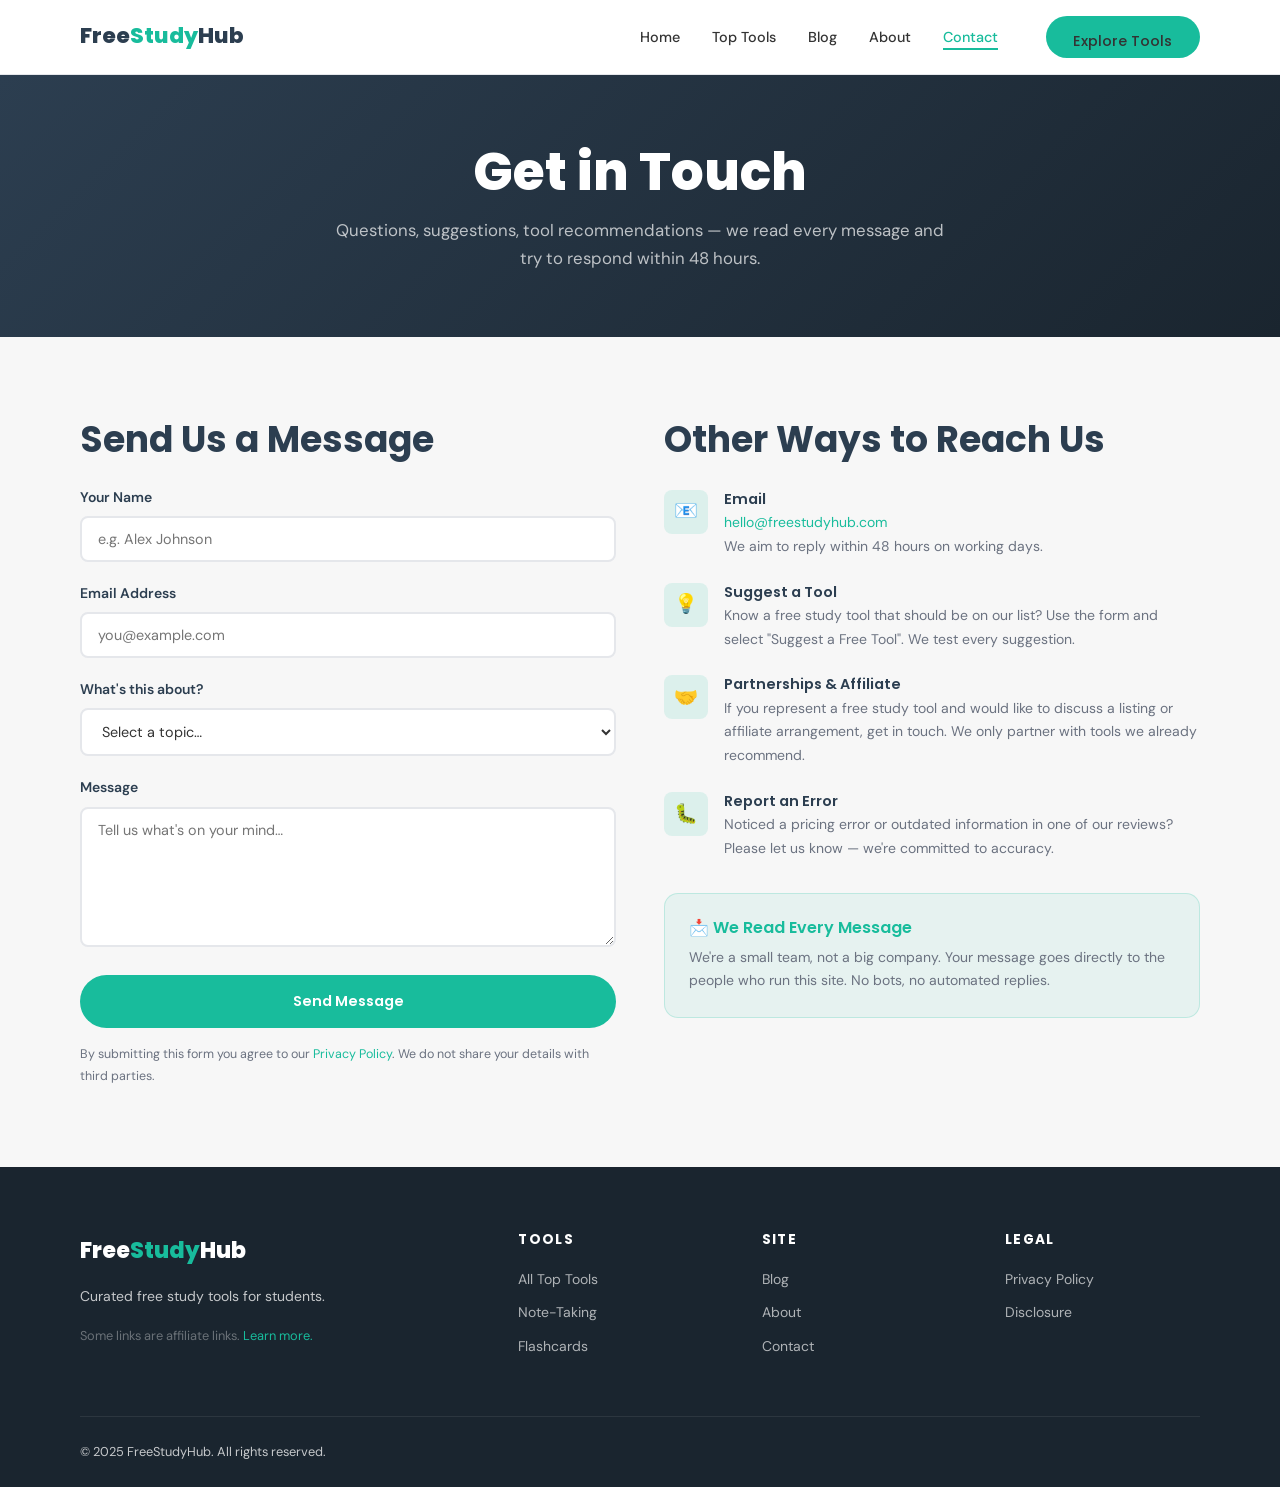
<file: contact.html>
<!DOCTYPE html>
<html lang="en">
<head>
  <script async src="https://pagead2.googlesyndication.com/pagead/js/adsbygoogle.js?client=ca-pub-4207842491035889"
     crossorigin="anonymous"></script>
  <meta charset="UTF-8" />
  <meta name="viewport" content="width=device-width, initial-scale=1.0" />
  <title>Contact Us — FreeStudyHub</title>
  <meta name="description" content="Get in touch with FreeStudyHub. Suggest a free study tool, ask a question, or report an issue with any of our reviews." />
  <meta property="og:title" content="Contact FreeStudyHub" />
  <meta property="og:type" content="website" />
  <link rel="stylesheet" href="style.css" />
  <link rel="canonical" href="https://yourdomain.com/contact.html" />
</head>
<body>

<!-- Nav -->
<nav class="navbar">
  <div class="container nav-inner">
    <a href="index.html" class="nav-logo">Free<span>Study</span>Hub</a>
    <ul class="nav-menu">
      <li><a href="index.html">Home</a></li>
      <li><a href="top-tools.html">Top Tools</a></li>
      <li><a href="blog.html">Blog</a></li>
      <li><a href="about.html">About</a></li>
      <li><a href="contact.html">Contact</a></li>
      <li class="nav-cta"><a href="top-tools.html" class="btn btn-primary">Explore Tools</a></li>
    </ul>
    <button class="hamburger" aria-label="Toggle menu"><span></span><span></span><span></span></button>
  </div>
</nav>

<!-- Page Header -->
<header class="page-header">
  <div class="container">
    <h1>Get in Touch</h1>
    <p>Questions, suggestions, tool recommendations — we read every message and try to respond within 48 hours.</p>
  </div>
</header>

<main>
  <section class="section">
    <div class="container">
      <div class="contact-layout">

        <!-- Form -->
        <div class="reveal">
          <h2 style="margin-bottom:1.5rem">Send Us a Message</h2>
          <form id="contactForm" novalidate>
            <div class="form-group">
              <label for="name">Your Name</label>
              <input type="text" id="name" name="name" placeholder="e.g. Alex Johnson" required />
            </div>
            <div class="form-group">
              <label for="email">Email Address</label>
              <input type="email" id="email" name="email" placeholder="you@example.com" required />
            </div>
            <div class="form-group">
              <label for="subject">What's this about?</label>
              <select id="subject" name="subject">
                <option value="">Select a topic…</option>
                <option value="tool-suggestion">Suggest a Free Tool</option>
                <option value="review-feedback">Feedback on a Review</option>
                <option value="partnership">Partnership / Affiliate</option>
                <option value="correction">Report an Error</option>
                <option value="other">Other</option>
              </select>
            </div>
            <div class="form-group">
              <label for="message">Message</label>
              <textarea id="message" name="message" placeholder="Tell us what's on your mind…" required></textarea>
            </div>
            <button type="submit" class="btn btn-primary" style="width:100%;justify-content:center;padding:.9rem 2rem;">Send Message</button>
          </form>
          <p style="font-size:.78rem;color:var(--muted);margin-top:1rem">
            By submitting this form you agree to our <a href="privacy.html" style="color:var(--secondary)">Privacy Policy</a>.
            We do not share your details with third parties.
          </p>
        </div>

        <!-- Contact Info -->
        <div class="contact-info reveal">
          <h2 style="margin-bottom:1.75rem">Other Ways to Reach Us</h2>

          <div class="contact-item">
            <div class="contact-item-icon">📧</div>
            <div>
              <h4>Email</h4>
              <p><a href="mailto:hello@freestudyhub.com" style="color:var(--secondary)">hello@freestudyhub.com</a></p>
              <p>We aim to reply within 48 hours on working days.</p>
            </div>
          </div>

          <div class="contact-item">
            <div class="contact-item-icon">💡</div>
            <div>
              <h4>Suggest a Tool</h4>
              <p>Know a free study tool that should be on our list? Use the form and select "Suggest a Free Tool". We test every suggestion.</p>
            </div>
          </div>

          <div class="contact-item">
            <div class="contact-item-icon">🤝</div>
            <div>
              <h4>Partnerships & Affiliate</h4>
              <p>If you represent a free study tool and would like to discuss a listing or affiliate arrangement, get in touch. We only partner with tools we already recommend.</p>
            </div>
          </div>

          <div class="contact-item">
            <div class="contact-item-icon">🐛</div>
            <div>
              <h4>Report an Error</h4>
              <p>Noticed a pricing error or outdated information in one of our reviews? Please let us know — we're committed to accuracy.</p>
            </div>
          </div>

          <!-- Trust note -->
          <div style="margin-top:2rem;padding:1.5rem;background:rgba(24,188,156,.07);border:1px solid rgba(24,188,156,.2);border-radius:var(--radius-md)">
            <h4 style="margin-bottom:.5rem;color:var(--secondary)">📩 We Read Every Message</h4>
            <p style="font-size:.875rem;color:var(--muted)">We're a small team, not a big company. Your message goes directly to the people who run this site. No bots, no automated replies.</p>
          </div>
        </div>

      </div>
    </div>
  </section>
</main>

<!-- Footer -->
<footer class="footer">
  <div class="container">
    <div class="footer-grid">
      <div class="footer-brand">
        <div class="footer-logo">Free<span>Study</span>Hub</div>
        <p>Curated free study tools for students.</p>
        <p style="font-size:.8rem;color:rgba(255,255,255,.35);margin-top:1rem;">Some links are affiliate links. <a href="disclosure.html" style="color:var(--secondary)">Learn more.</a></p>
      </div>
      <div class="footer-col">
        <h4>Tools</h4>
        <a href="top-tools.html">All Top Tools</a>
        <a href="top-tools.html#notes">Note-Taking</a>
        <a href="top-tools.html#flashcards">Flashcards</a>
      </div>
      <div class="footer-col">
        <h4>Site</h4>
        <a href="blog.html">Blog</a>
        <a href="about.html">About</a>
        <a href="contact.html">Contact</a>
      </div>
      <div class="footer-col">
        <h4>Legal</h4>
        <a href="privacy.html">Privacy Policy</a>
        <a href="disclosure.html">Disclosure</a>
      </div>
    </div>
    <div class="footer-bottom">
      <span>© 2025 FreeStudyHub. All rights reserved.</span>
    </div>
  </div>
</footer>

<script src="script.js"></script>
</body>
</html>
</file>
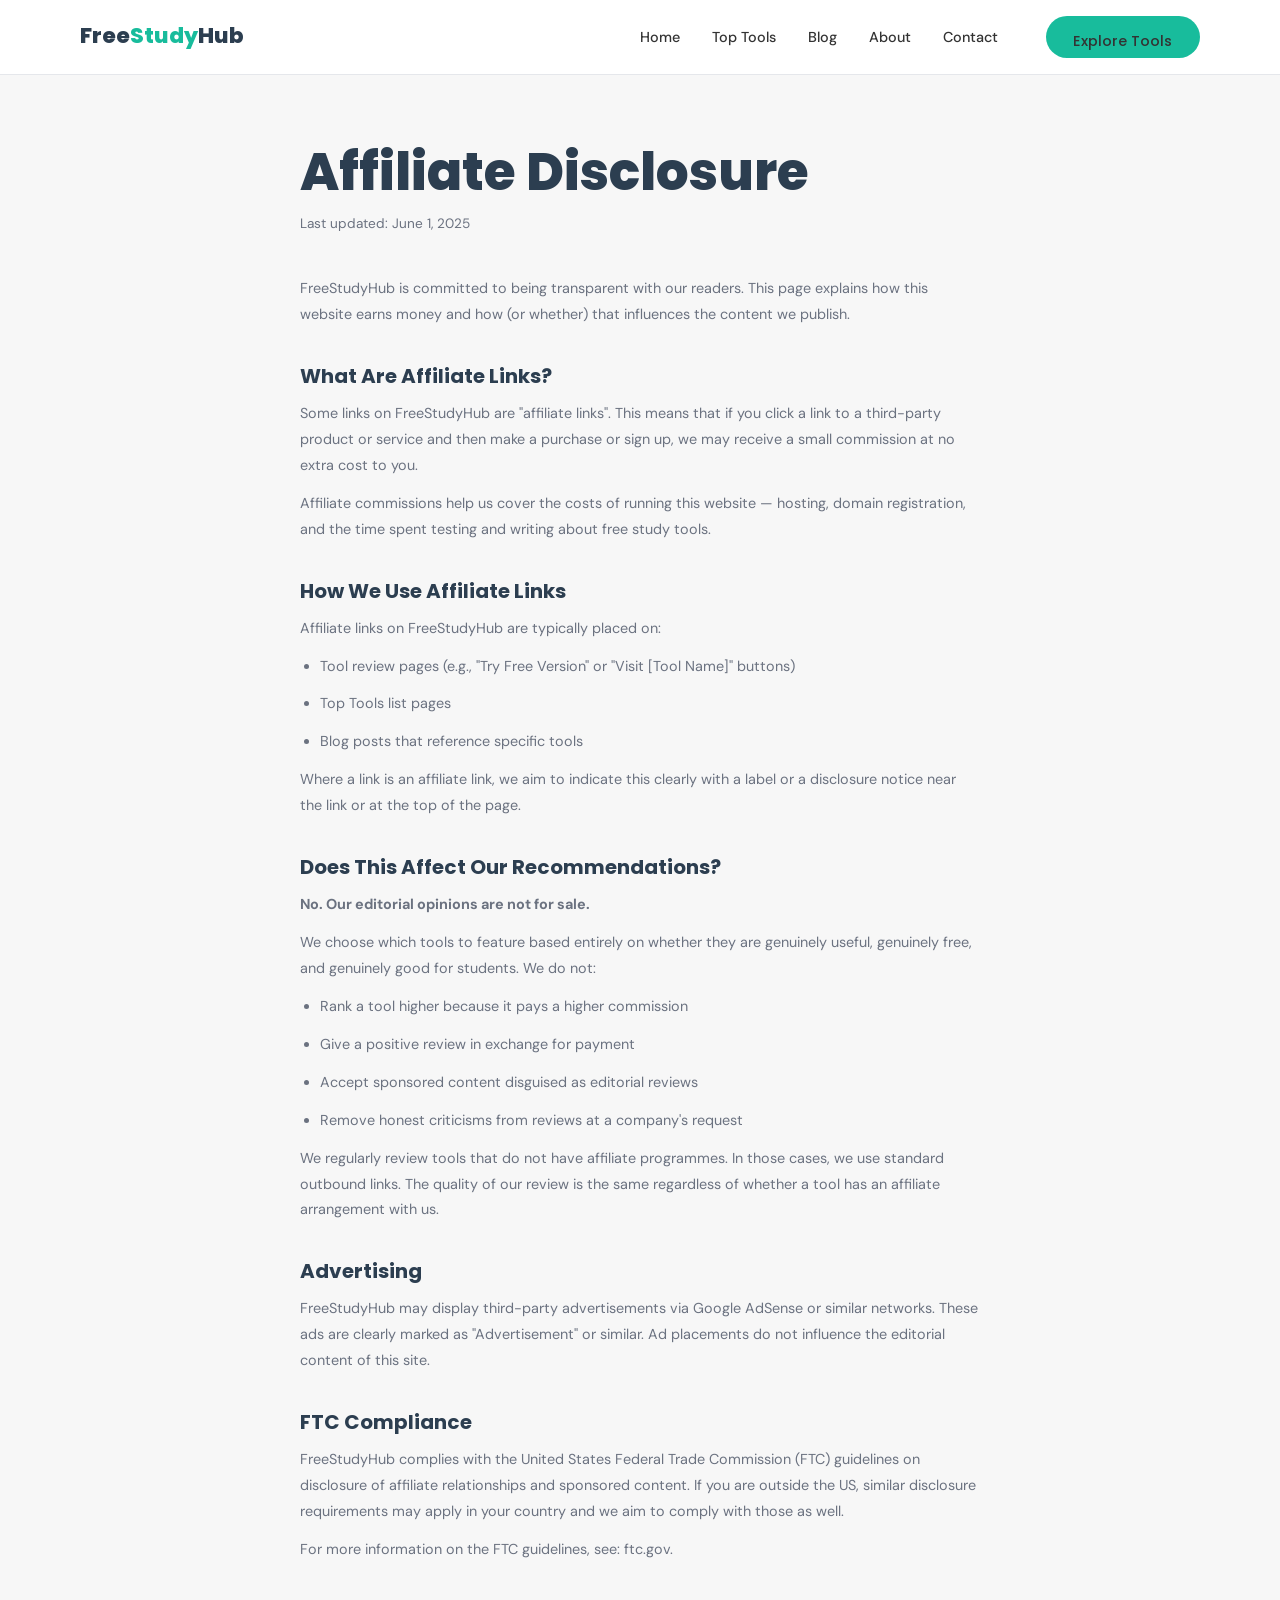
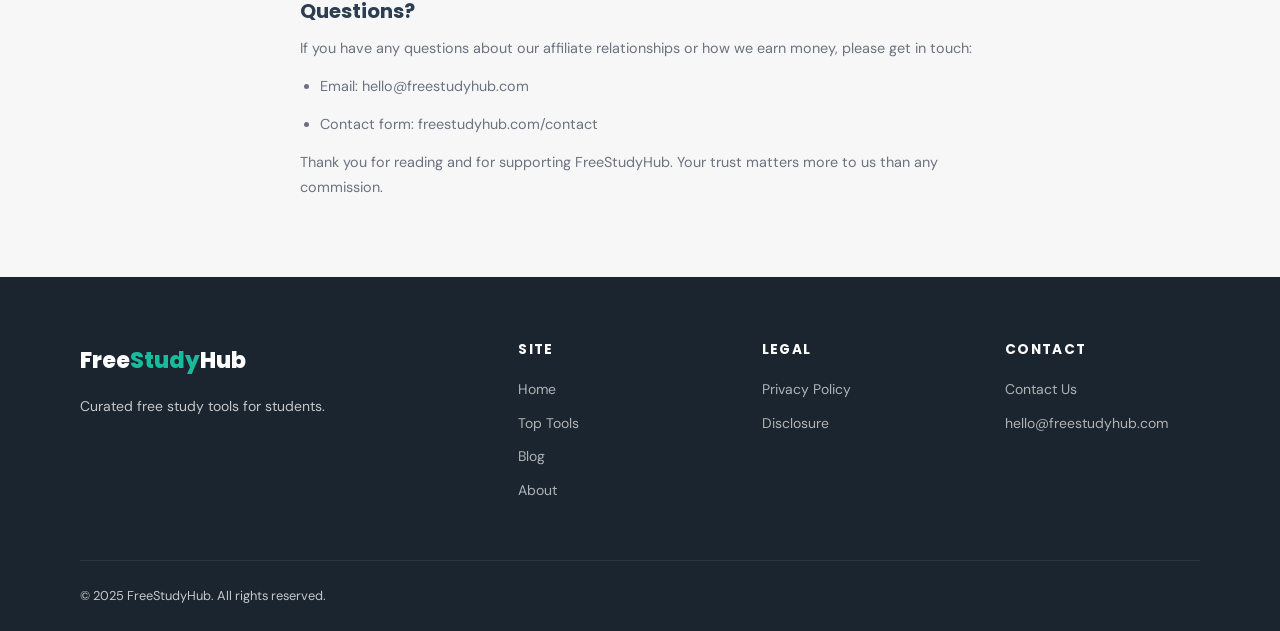
<file: disclosure.html>
<!DOCTYPE html>
<html lang="en">
<head>
  <script async src="https://pagead2.googlesyndication.com/pagead/js/adsbygoogle.js?client=ca-pub-4207842491035889"
     crossorigin="anonymous"></script>
  <meta charset="UTF-8" />
  <meta name="viewport" content="width=device-width, initial-scale=1.0" />
  <title>Affiliate Disclosure — FreeStudyHub</title>
  <meta name="description" content="FreeStudyHub's affiliate disclosure. We are transparent about how this site earns money and how that affects our recommendations." />
  <link rel="stylesheet" href="style.css" />
  <link rel="canonical" href="https://yourdomain.com/disclosure.html" />
</head>
<body>

<!-- Nav -->
<nav class="navbar">
  <div class="container nav-inner">
    <a href="index.html" class="nav-logo">Free<span>Study</span>Hub</a>
    <ul class="nav-menu">
      <li><a href="index.html">Home</a></li>
      <li><a href="top-tools.html">Top Tools</a></li>
      <li><a href="blog.html">Blog</a></li>
      <li><a href="about.html">About</a></li>
      <li><a href="contact.html">Contact</a></li>
      <li class="nav-cta"><a href="top-tools.html" class="btn btn-primary">Explore Tools</a></li>
    </ul>
    <button class="hamburger" aria-label="Toggle menu"><span></span><span></span><span></span></button>
  </div>
</nav>

<main class="legal-body">
  <h1>Affiliate Disclosure</h1>
  <p class="effective">Last updated: June 1, 2025</p>

  <p>FreeStudyHub is committed to being transparent with our readers. This page explains how this website earns money and how (or whether) that influences the content we publish.</p>

  <h2>What Are Affiliate Links?</h2>
  <p>Some links on FreeStudyHub are "affiliate links". This means that if you click a link to a third-party product or service and then make a purchase or sign up, we may receive a small commission at no extra cost to you.</p>
  <p>Affiliate commissions help us cover the costs of running this website — hosting, domain registration, and the time spent testing and writing about free study tools.</p>

  <h2>How We Use Affiliate Links</h2>
  <p>Affiliate links on FreeStudyHub are typically placed on:</p>
  <ul>
    <li>Tool review pages (e.g., "Try Free Version" or "Visit [Tool Name]" buttons)</li>
    <li>Top Tools list pages</li>
    <li>Blog posts that reference specific tools</li>
  </ul>
  <p>Where a link is an affiliate link, we aim to indicate this clearly with a label or a disclosure notice near the link or at the top of the page.</p>

  <h2>Does This Affect Our Recommendations?</h2>
  <p><strong>No. Our editorial opinions are not for sale.</strong></p>
  <p>We choose which tools to feature based entirely on whether they are genuinely useful, genuinely free, and genuinely good for students. We do not:</p>
  <ul>
    <li>Rank a tool higher because it pays a higher commission</li>
    <li>Give a positive review in exchange for payment</li>
    <li>Accept sponsored content disguised as editorial reviews</li>
    <li>Remove honest criticisms from reviews at a company's request</li>
  </ul>
  <p>We regularly review tools that do not have affiliate programmes. In those cases, we use standard outbound links. The quality of our review is the same regardless of whether a tool has an affiliate arrangement with us.</p>

  <h2>Advertising</h2>
  <p>FreeStudyHub may display third-party advertisements via Google AdSense or similar networks. These ads are clearly marked as "Advertisement" or similar. Ad placements do not influence the editorial content of this site.</p>

  <h2>FTC Compliance</h2>
  <p>FreeStudyHub complies with the United States Federal Trade Commission (FTC) guidelines on disclosure of affiliate relationships and sponsored content. If you are outside the US, similar disclosure requirements may apply in your country and we aim to comply with those as well.</p>
  <p>For more information on the FTC guidelines, see: <a href="https://www.ftc.gov/tips-advice/business-center/guidance/ftcs-endorsement-guides-what-people-are-asking" target="_blank" rel="noopener noreferrer">ftc.gov</a>.</p>

  <h2>Questions?</h2>
  <p>If you have any questions about our affiliate relationships or how we earn money, please get in touch:</p>
  <ul>
    <li>Email: <a href="mailto:hello@freestudyhub.com">hello@freestudyhub.com</a></li>
    <li>Contact form: <a href="contact.html">freestudyhub.com/contact</a></li>
  </ul>
  <p>Thank you for reading and for supporting FreeStudyHub. Your trust matters more to us than any commission.</p>
</main>

<!-- Footer -->
<footer class="footer">
  <div class="container">
    <div class="footer-grid">
      <div class="footer-brand">
        <div class="footer-logo">Free<span>Study</span>Hub</div>
        <p>Curated free study tools for students.</p>
      </div>
      <div class="footer-col">
        <h4>Site</h4>
        <a href="index.html">Home</a>
        <a href="top-tools.html">Top Tools</a>
        <a href="blog.html">Blog</a>
        <a href="about.html">About</a>
      </div>
      <div class="footer-col">
        <h4>Legal</h4>
        <a href="privacy.html">Privacy Policy</a>
        <a href="disclosure.html">Disclosure</a>
      </div>
      <div class="footer-col">
        <h4>Contact</h4>
        <a href="contact.html">Contact Us</a>
        <a href="mailto:hello@freestudyhub.com">hello@freestudyhub.com</a>
      </div>
    </div>
    <div class="footer-bottom">
      <span>© 2025 FreeStudyHub. All rights reserved.</span>
    </div>
  </div>
</footer>

<script src="script.js"></script>
</body>
</html>
</file>
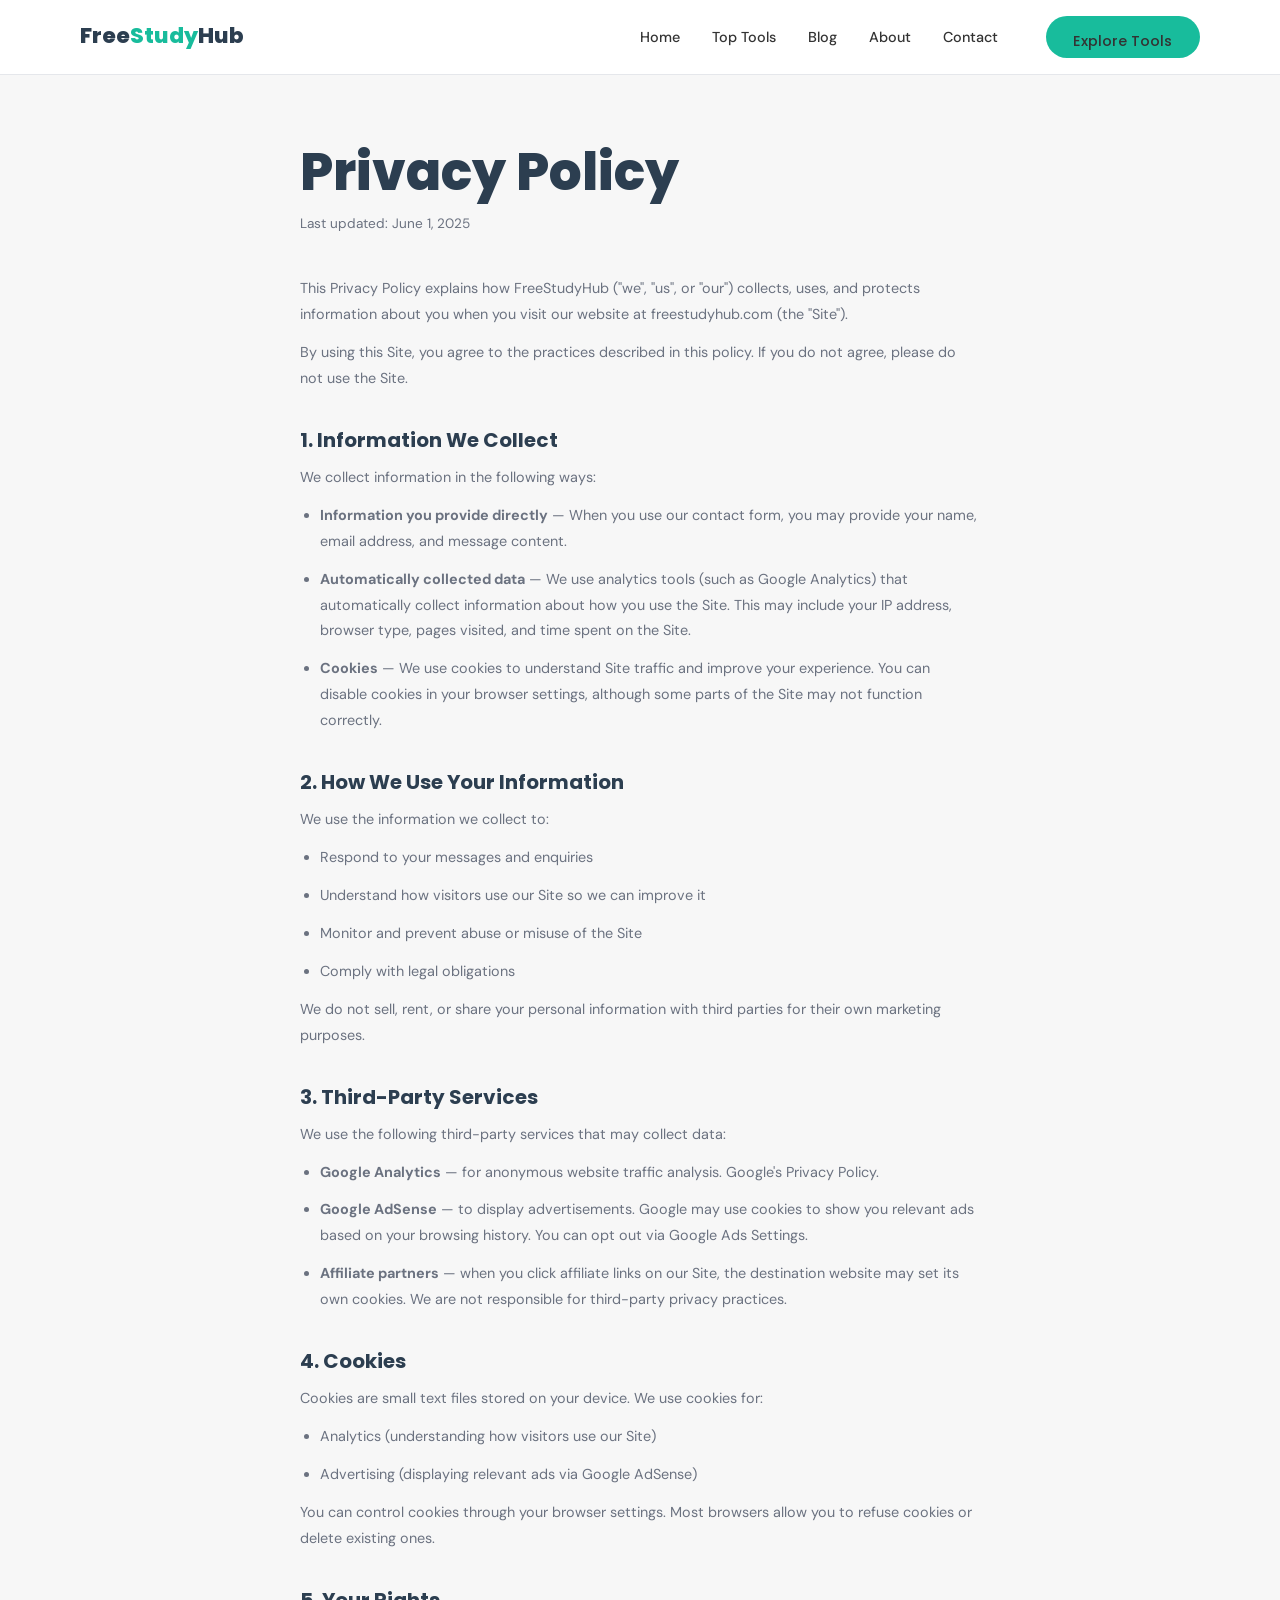
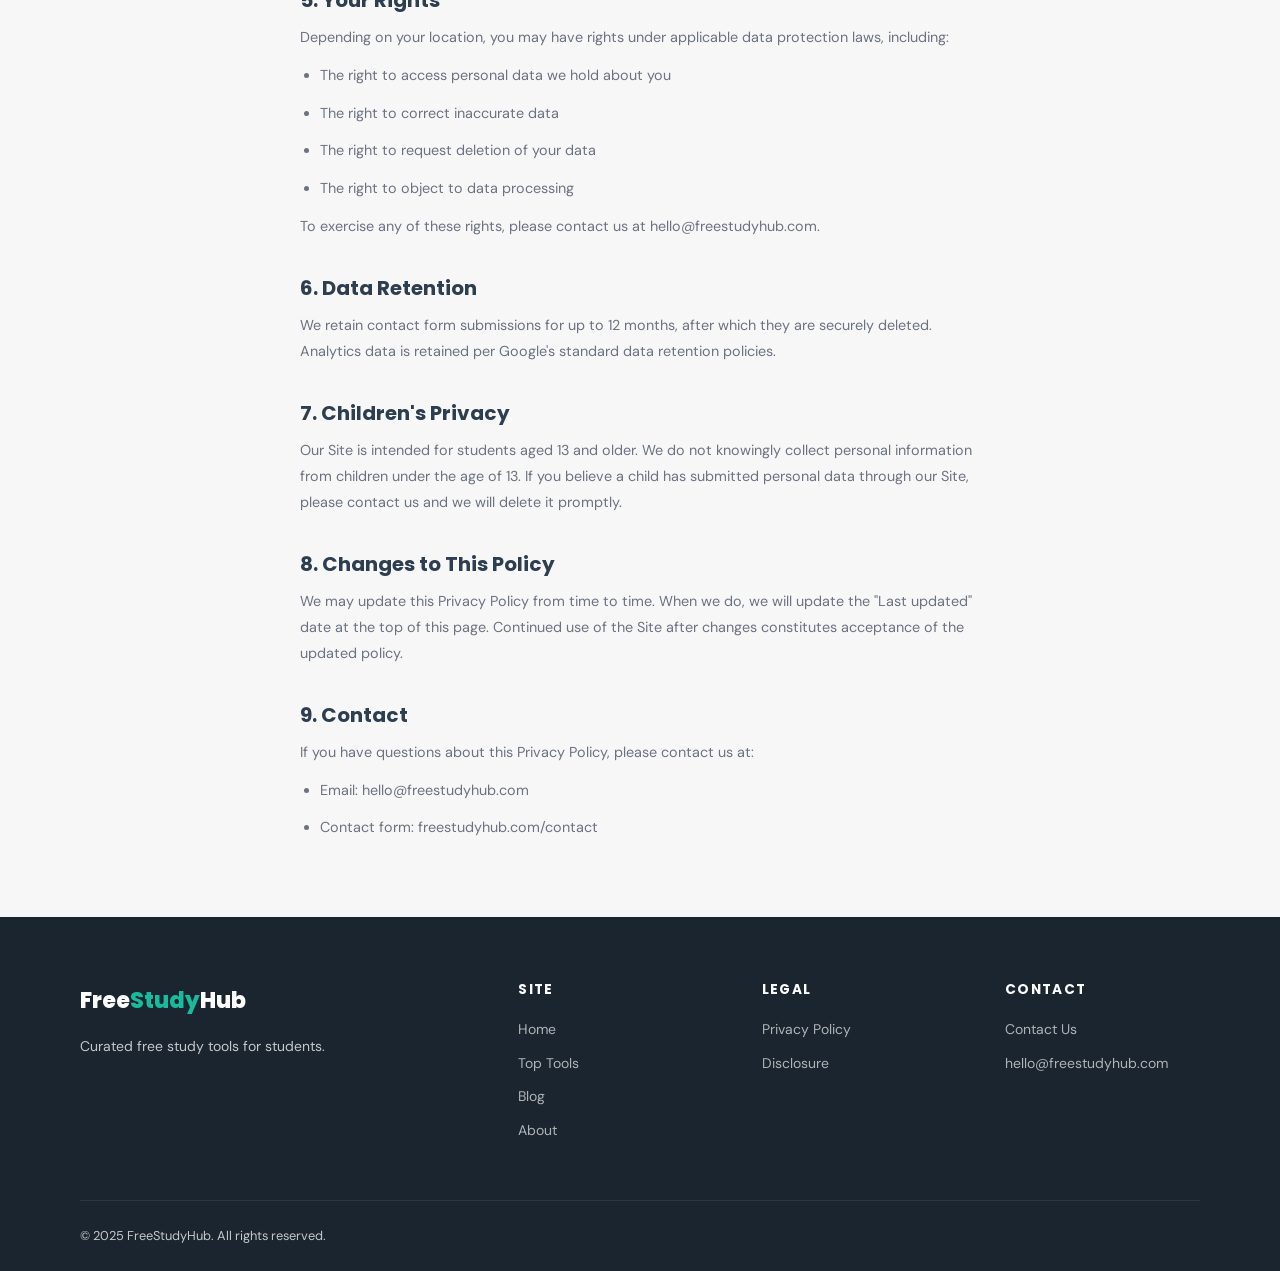
<file: privacy.html>
<!DOCTYPE html>
<html lang="en">
<head>
  <script async src="https://pagead2.googlesyndication.com/pagead/js/adsbygoogle.js?client=ca-pub-4207842491035889"
     crossorigin="anonymous"></script>
  <meta charset="UTF-8" />
  <meta name="viewport" content="width=device-width, initial-scale=1.0" />
  <title>Privacy Policy — FreeStudyHub</title>
  <meta name="description" content="FreeStudyHub's Privacy Policy. Learn how we collect, use, and protect your personal information." />
  <link rel="stylesheet" href="style.css" />
  <link rel="canonical" href="https://yourdomain.com/privacy.html" />
</head>
<body>

<!-- Nav -->
<nav class="navbar">
  <div class="container nav-inner">
    <a href="index.html" class="nav-logo">Free<span>Study</span>Hub</a>
    <ul class="nav-menu">
      <li><a href="index.html">Home</a></li>
      <li><a href="top-tools.html">Top Tools</a></li>
      <li><a href="blog.html">Blog</a></li>
      <li><a href="about.html">About</a></li>
      <li><a href="contact.html">Contact</a></li>
      <li class="nav-cta"><a href="top-tools.html" class="btn btn-primary">Explore Tools</a></li>
    </ul>
    <button class="hamburger" aria-label="Toggle menu"><span></span><span></span><span></span></button>
  </div>
</nav>

<main class="legal-body">
  <h1>Privacy Policy</h1>
  <p class="effective">Last updated: June 1, 2025</p>

  <p>This Privacy Policy explains how FreeStudyHub ("we", "us", or "our") collects, uses, and protects information about you when you visit our website at freestudyhub.com (the "Site").</p>
  <p>By using this Site, you agree to the practices described in this policy. If you do not agree, please do not use the Site.</p>

  <h2>1. Information We Collect</h2>
  <p>We collect information in the following ways:</p>
  <ul>
    <li><strong>Information you provide directly</strong> — When you use our contact form, you may provide your name, email address, and message content.</li>
    <li><strong>Automatically collected data</strong> — We use analytics tools (such as Google Analytics) that automatically collect information about how you use the Site. This may include your IP address, browser type, pages visited, and time spent on the Site.</li>
    <li><strong>Cookies</strong> — We use cookies to understand Site traffic and improve your experience. You can disable cookies in your browser settings, although some parts of the Site may not function correctly.</li>
  </ul>

  <h2>2. How We Use Your Information</h2>
  <p>We use the information we collect to:</p>
  <ul>
    <li>Respond to your messages and enquiries</li>
    <li>Understand how visitors use our Site so we can improve it</li>
    <li>Monitor and prevent abuse or misuse of the Site</li>
    <li>Comply with legal obligations</li>
  </ul>
  <p>We do not sell, rent, or share your personal information with third parties for their own marketing purposes.</p>

  <h2>3. Third-Party Services</h2>
  <p>We use the following third-party services that may collect data:</p>
  <ul>
    <li><strong>Google Analytics</strong> — for anonymous website traffic analysis. <a href="https://policies.google.com/privacy" target="_blank" rel="noopener">Google's Privacy Policy</a>.</li>
    <li><strong>Google AdSense</strong> — to display advertisements. Google may use cookies to show you relevant ads based on your browsing history. You can opt out via <a href="https://adssettings.google.com" target="_blank" rel="noopener">Google Ads Settings</a>.</li>
    <li><strong>Affiliate partners</strong> — when you click affiliate links on our Site, the destination website may set its own cookies. We are not responsible for third-party privacy practices.</li>
  </ul>

  <h2>4. Cookies</h2>
  <p>Cookies are small text files stored on your device. We use cookies for:</p>
  <ul>
    <li>Analytics (understanding how visitors use our Site)</li>
    <li>Advertising (displaying relevant ads via Google AdSense)</li>
  </ul>
  <p>You can control cookies through your browser settings. Most browsers allow you to refuse cookies or delete existing ones.</p>

  <h2>5. Your Rights</h2>
  <p>Depending on your location, you may have rights under applicable data protection laws, including:</p>
  <ul>
    <li>The right to access personal data we hold about you</li>
    <li>The right to correct inaccurate data</li>
    <li>The right to request deletion of your data</li>
    <li>The right to object to data processing</li>
  </ul>
  <p>To exercise any of these rights, please contact us at <a href="mailto:hello@freestudyhub.com">hello@freestudyhub.com</a>.</p>

  <h2>6. Data Retention</h2>
  <p>We retain contact form submissions for up to 12 months, after which they are securely deleted. Analytics data is retained per Google's standard data retention policies.</p>

  <h2>7. Children's Privacy</h2>
  <p>Our Site is intended for students aged 13 and older. We do not knowingly collect personal information from children under the age of 13. If you believe a child has submitted personal data through our Site, please contact us and we will delete it promptly.</p>

  <h2>8. Changes to This Policy</h2>
  <p>We may update this Privacy Policy from time to time. When we do, we will update the "Last updated" date at the top of this page. Continued use of the Site after changes constitutes acceptance of the updated policy.</p>

  <h2>9. Contact</h2>
  <p>If you have questions about this Privacy Policy, please contact us at:</p>
  <ul>
    <li>Email: <a href="mailto:hello@freestudyhub.com">hello@freestudyhub.com</a></li>
    <li>Contact form: <a href="contact.html">freestudyhub.com/contact</a></li>
  </ul>
</main>

<!-- Footer -->
<footer class="footer">
  <div class="container">
    <div class="footer-grid">
      <div class="footer-brand">
        <div class="footer-logo">Free<span>Study</span>Hub</div>
        <p>Curated free study tools for students.</p>
      </div>
      <div class="footer-col">
        <h4>Site</h4>
        <a href="index.html">Home</a>
        <a href="top-tools.html">Top Tools</a>
        <a href="blog.html">Blog</a>
        <a href="about.html">About</a>
      </div>
      <div class="footer-col">
        <h4>Legal</h4>
        <a href="privacy.html">Privacy Policy</a>
        <a href="disclosure.html">Disclosure</a>
      </div>
      <div class="footer-col">
        <h4>Contact</h4>
        <a href="contact.html">Contact Us</a>
        <a href="mailto:hello@freestudyhub.com">hello@freestudyhub.com</a>
      </div>
    </div>
    <div class="footer-bottom">
      <span>© 2025 FreeStudyHub. All rights reserved.</span>
    </div>
  </div>
</footer>

<script src="script.js"></script>
</body>
</html>
</file>
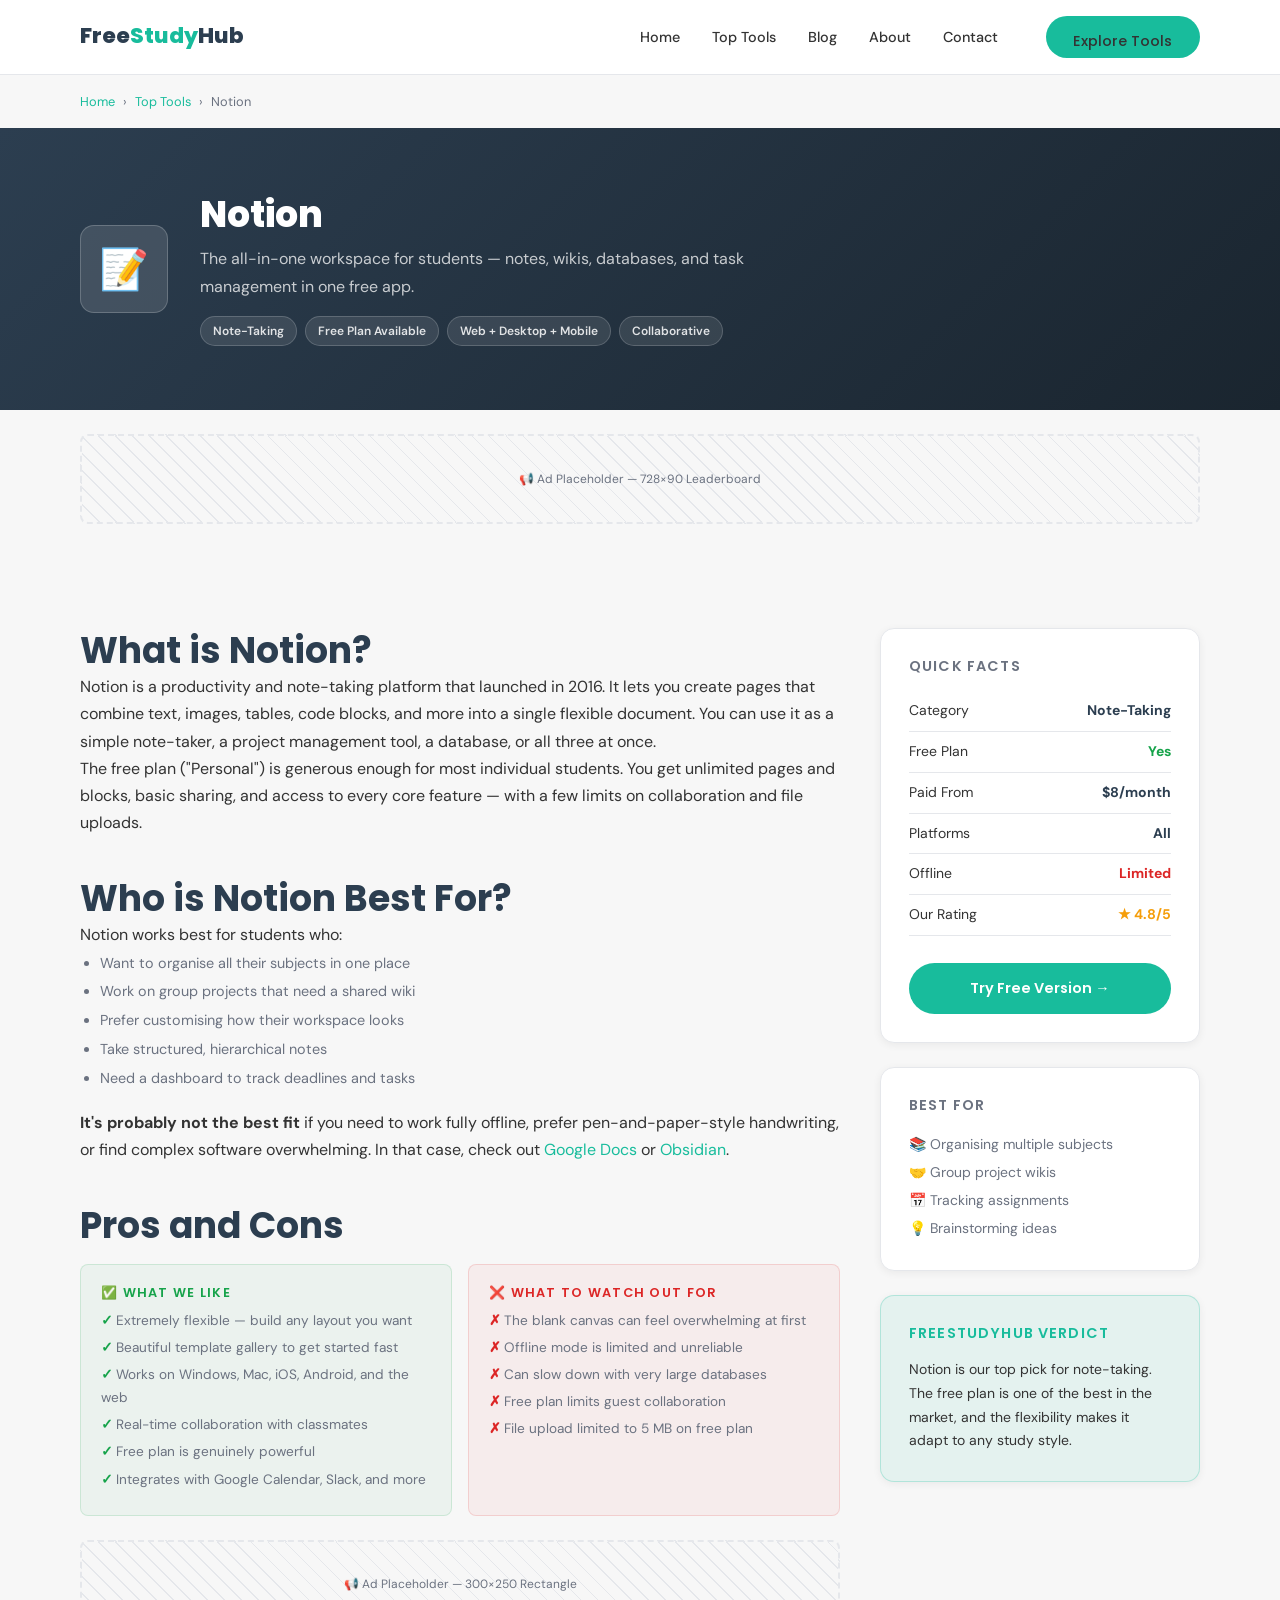
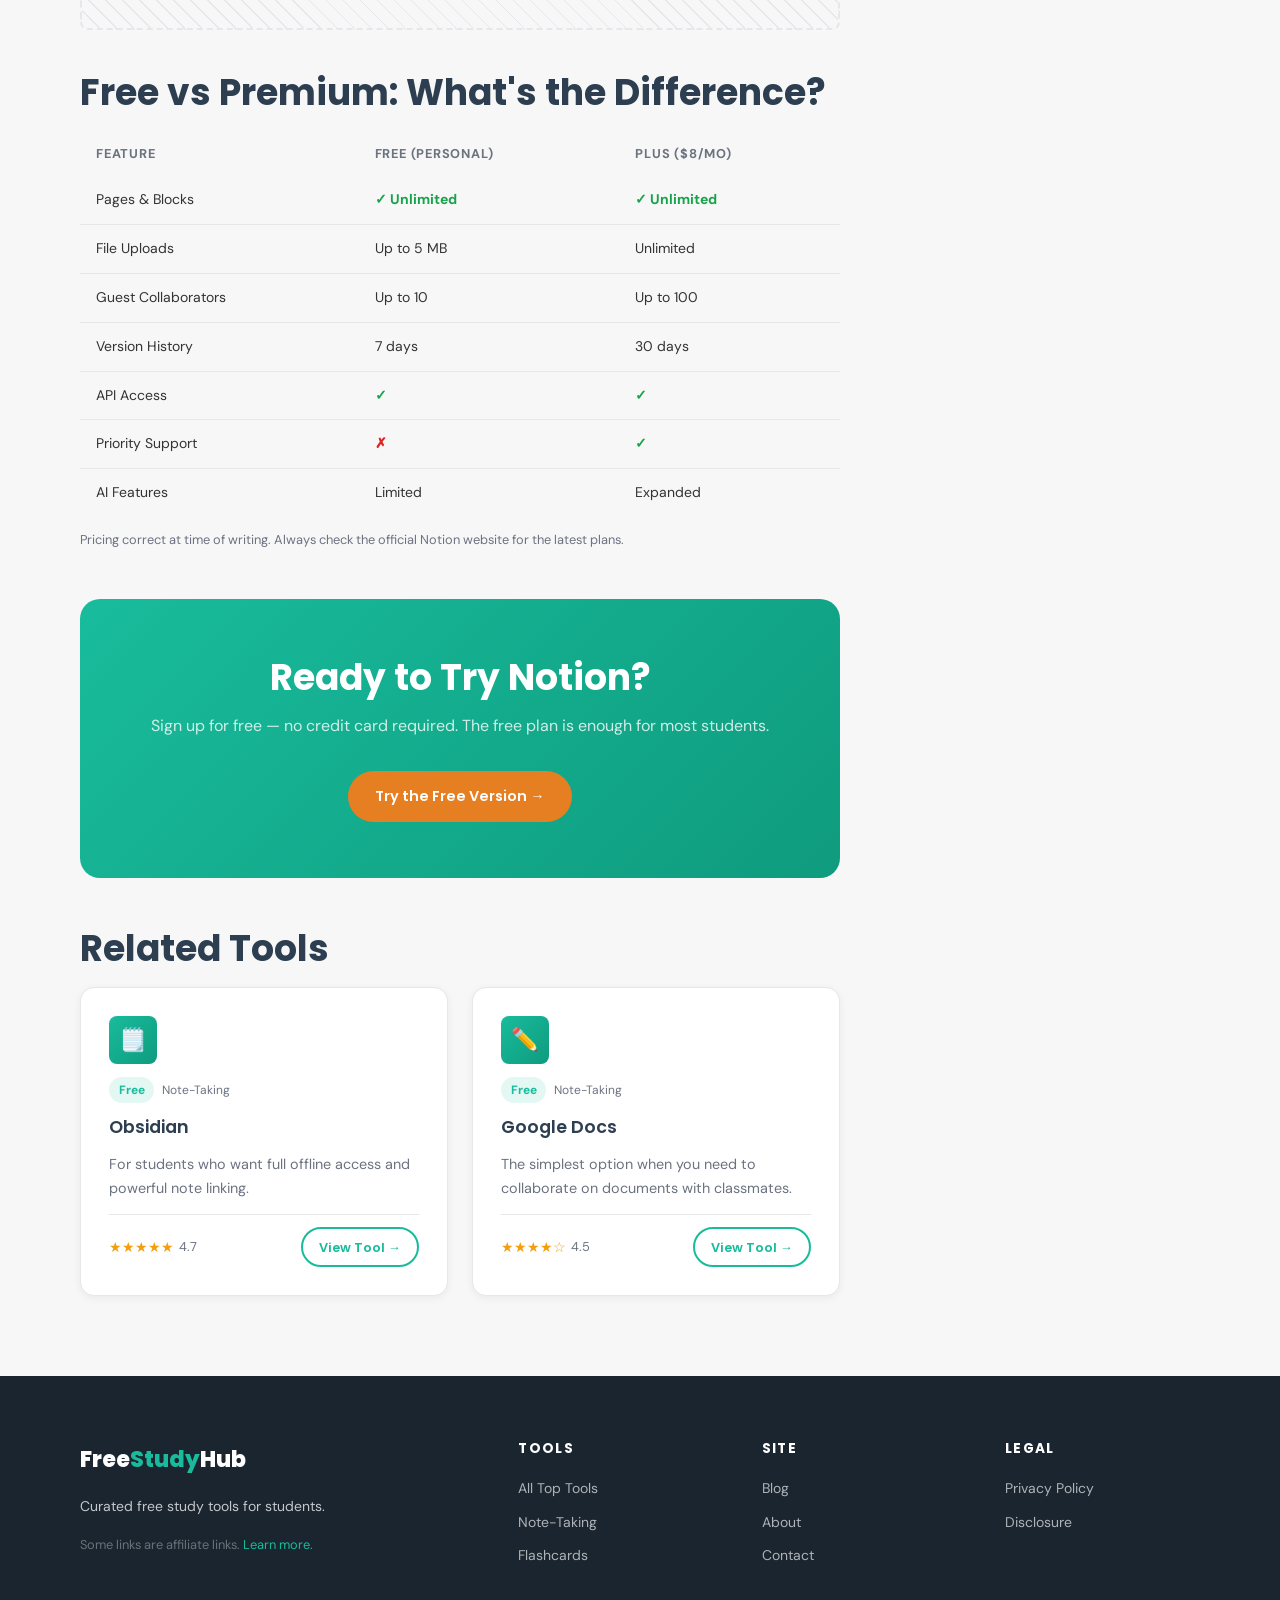
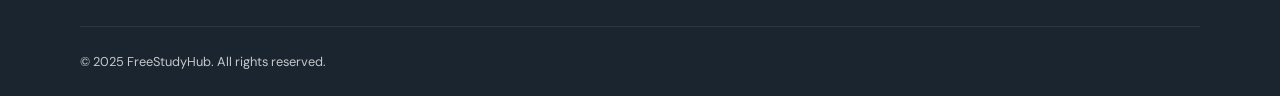
<file: tool-template.html>
<!DOCTYPE html>
<html lang="en">
<head>
  <script async src="https://pagead2.googlesyndication.com/pagead/js/adsbygoogle.js?client=ca-pub-4207842491035889"
     crossorigin="anonymous"></script>
  <meta charset="UTF-8" />
  <meta name="viewport" content="width=device-width, initial-scale=1.0" />
  <title>Notion Review — Best Free Note-Taking App | FreeStudyHub</title>
  <meta name="description" content="Is Notion the best free note-taking app for students? Read our in-depth review covering features, pros and cons, free vs premium, and who it's best for." />
  <meta property="og:title" content="Notion Review — Is It the Best Free Notes App for Students?" />
  <meta property="og:description" content="Detailed Notion review for students. Free plan features, pros, cons, and how it compares to paid upgrades." />
  <meta property="og:type" content="article" />
  <link rel="stylesheet" href="style.css" />
  <link rel="canonical" href="https://yourdomain.com/tool-template.html" />
</head>
<body>

<!-- Nav -->
<nav class="navbar">
  <div class="container nav-inner">
    <a href="index.html" class="nav-logo">Free<span>Study</span>Hub</a>
    <ul class="nav-menu">
      <li><a href="index.html">Home</a></li>
      <li><a href="top-tools.html">Top Tools</a></li>
      <li><a href="blog.html">Blog</a></li>
      <li><a href="about.html">About</a></li>
      <li><a href="contact.html">Contact</a></li>
      <li class="nav-cta"><a href="top-tools.html" class="btn btn-primary">Explore Tools</a></li>
    </ul>
    <button class="hamburger" aria-label="Toggle menu"><span></span><span></span><span></span></button>
  </div>
</nav>

<!-- Breadcrumb -->
<div class="container">
  <nav class="breadcrumb" aria-label="Breadcrumb">
    <a href="index.html">Home</a>
    <span>›</span>
    <a href="top-tools.html">Top Tools</a>
    <span>›</span>
    <span>Notion</span>
  </nav>
</div>

<!-- Tool Hero -->
<section class="tool-hero">
  <div class="container">
    <div class="tool-hero-inner">
      <div class="tool-logo-box" aria-hidden="true">📝</div>
      <div>
        <h1>Notion</h1>
        <p>The all-in-one workspace for students — notes, wikis, databases, and task management in one free app.</p>
        <div class="tool-tags">
          <span class="tool-tag">Note-Taking</span>
          <span class="tool-tag">Free Plan Available</span>
          <span class="tool-tag">Web + Desktop + Mobile</span>
          <span class="tool-tag">Collaborative</span>
        </div>
      </div>
    </div>
  </div>
</section>

<!-- Ad Placeholder -->
<div class="container">
  <div class="ad-placeholder">📢 Ad Placeholder — 728×90 Leaderboard</div>
</div>

<!-- Tool Body -->
<section class="section">
  <div class="container">
    <div class="tool-layout">

      <!-- Main Content -->
      <article>
        <div class="reveal">
          <h2>What is Notion?</h2>
          <p>Notion is a productivity and note-taking platform that launched in 2016. It lets you create pages that combine text, images, tables, code blocks, and more into a single flexible document. You can use it as a simple note-taker, a project management tool, a database, or all three at once.</p>
          <p>The free plan ("Personal") is generous enough for most individual students. You get unlimited pages and blocks, basic sharing, and access to every core feature — with a few limits on collaboration and file uploads.</p>
        </div>

        <div class="reveal" style="margin-top:2.5rem">
          <h2>Who is Notion Best For?</h2>
          <p>Notion works best for students who:</p>
          <ul style="padding-left:1.25rem;list-style:disc;color:var(--muted);font-size:.9rem;line-height:2">
            <li>Want to organise all their subjects in one place</li>
            <li>Work on group projects that need a shared wiki</li>
            <li>Prefer customising how their workspace looks</li>
            <li>Take structured, hierarchical notes</li>
            <li>Need a dashboard to track deadlines and tasks</li>
          </ul>
          <p style="margin-top:1rem"><strong>It's probably not the best fit</strong> if you need to work fully offline, prefer pen-and-paper-style handwriting, or find complex software overwhelming. In that case, check out <a href="tool-template.html" style="color:var(--secondary)">Google Docs</a> or <a href="tool-template.html" style="color:var(--secondary)">Obsidian</a>.</p>
        </div>

        <div class="reveal" style="margin-top:2.5rem">
          <h2>Pros and Cons</h2>
          <div class="pros-cons" style="margin-top:1rem">
            <div class="pros" style="background:rgba(22,163,74,.05);border:1px solid rgba(22,163,74,.15);border-radius:var(--radius-sm);padding:1.25rem">
              <h4>✅ What We Like</h4>
              <ul>
                <li>Extremely flexible — build any layout you want</li>
                <li>Beautiful template gallery to get started fast</li>
                <li>Works on Windows, Mac, iOS, Android, and the web</li>
                <li>Real-time collaboration with classmates</li>
                <li>Free plan is genuinely powerful</li>
                <li>Integrates with Google Calendar, Slack, and more</li>
              </ul>
            </div>
            <div class="cons" style="background:rgba(220,38,38,.05);border:1px solid rgba(220,38,38,.15);border-radius:var(--radius-sm);padding:1.25rem">
              <h4>❌ What to Watch Out For</h4>
              <ul>
                <li>The blank canvas can feel overwhelming at first</li>
                <li>Offline mode is limited and unreliable</li>
                <li>Can slow down with very large databases</li>
                <li>Free plan limits guest collaboration</li>
                <li>File upload limited to 5 MB on free plan</li>
              </ul>
            </div>
          </div>
        </div>

        <!-- Ad Placeholder -->
        <div class="ad-placeholder">📢 Ad Placeholder — 300×250 Rectangle</div>

        <div class="reveal" style="margin-top:2.5rem">
          <h2>Free vs Premium: What's the Difference?</h2>
          <table class="comparison-table">
            <thead>
              <tr>
                <th>Feature</th>
                <th>Free (Personal)</th>
                <th>Plus ($8/mo)</th>
              </tr>
            </thead>
            <tbody>
              <tr><td>Pages & Blocks</td><td class="check">✓ Unlimited</td><td class="check">✓ Unlimited</td></tr>
              <tr><td>File Uploads</td><td>Up to 5 MB</td><td>Unlimited</td></tr>
              <tr><td>Guest Collaborators</td><td>Up to 10</td><td>Up to 100</td></tr>
              <tr><td>Version History</td><td>7 days</td><td>30 days</td></tr>
              <tr><td>API Access</td><td class="check">✓</td><td class="check">✓</td></tr>
              <tr><td>Priority Support</td><td class="cross">✗</td><td class="check">✓</td></tr>
              <tr><td>AI Features</td><td>Limited</td><td>Expanded</td></tr>
            </tbody>
          </table>
          <p style="font-size:.8rem;color:var(--muted);margin-top:.75rem">Pricing correct at time of writing. Always check the official Notion website for the latest plans.</p>
        </div>

        <div class="reveal cta-banner" style="margin-top:3rem">
          <h2>Ready to Try Notion?</h2>
          <p>Sign up for free — no credit card required. The free plan is enough for most students.</p>
          <a href="#" class="btn btn-accent">Try the Free Version →</a>
          <!-- Affiliate link placeholder — replace # with your affiliate URL -->
        </div>

        <div class="reveal" style="margin-top:3rem">
          <h2>Related Tools</h2>
          <div class="cards-grid" style="margin-top:1rem">
            <article class="tool-card">
              <div class="tool-card-icon">🗒️</div>
              <div class="tool-card-meta"><span class="badge">Free</span><span>Note-Taking</span></div>
              <h3>Obsidian</h3>
              <p>For students who want full offline access and powerful note linking.</p>
              <div class="tool-card-footer">
                <div class="rating"><span class="stars">★★★★★</span> 4.7</div>
                <a href="tool-template.html" class="btn btn-outline" style="padding:.45rem 1rem;font-size:.8rem;">View Tool →</a>
              </div>
            </article>
            <article class="tool-card">
              <div class="tool-card-icon">✏️</div>
              <div class="tool-card-meta"><span class="badge">Free</span><span>Note-Taking</span></div>
              <h3>Google Docs</h3>
              <p>The simplest option when you need to collaborate on documents with classmates.</p>
              <div class="tool-card-footer">
                <div class="rating"><span class="stars">★★★★☆</span> 4.5</div>
                <a href="tool-template.html" class="btn btn-outline" style="padding:.45rem 1rem;font-size:.8rem;">View Tool →</a>
              </div>
            </article>
          </div>
        </div>
      </article>

      <!-- Sidebar -->
      <aside class="tool-sidebar">
        <div class="sidebar-card reveal">
          <h4>Quick Facts</h4>
          <div class="sidebar-stat"><span>Category</span><span class="sidebar-stat-val">Note-Taking</span></div>
          <div class="sidebar-stat"><span>Free Plan</span><span class="sidebar-stat-val" style="color:#16A34A">Yes</span></div>
          <div class="sidebar-stat"><span>Paid From</span><span class="sidebar-stat-val">$8/month</span></div>
          <div class="sidebar-stat"><span>Platforms</span><span class="sidebar-stat-val">All</span></div>
          <div class="sidebar-stat"><span>Offline</span><span class="sidebar-stat-val" style="color:#DC2626">Limited</span></div>
          <div class="sidebar-stat"><span>Our Rating</span><span class="sidebar-stat-val" style="color:#F59E0B">★ 4.8/5</span></div>
          <br>
          <a href="#" class="btn btn-primary" style="width:100%;justify-content:center;">Try Free Version →</a>
        </div>

        <div class="sidebar-card reveal">
          <h4>Best For</h4>
          <ul style="font-size:.875rem;color:var(--muted);line-height:2">
            <li>📚 Organising multiple subjects</li>
            <li>🤝 Group project wikis</li>
            <li>📅 Tracking assignments</li>
            <li>💡 Brainstorming ideas</li>
          </ul>
        </div>

        <div class="sidebar-card reveal" style="background:rgba(24,188,156,.08);border-color:rgba(24,188,156,.25)">
          <h4 style="color:var(--secondary)">FreeStudyHub Verdict</h4>
          <p style="font-size:.875rem;color:var(--text)">Notion is our top pick for note-taking. The free plan is one of the best in the market, and the flexibility makes it adapt to any study style.</p>
        </div>
      </aside>

    </div>
  </div>
</section>

<!-- Footer -->
<footer class="footer">
  <div class="container">
    <div class="footer-grid">
      <div class="footer-brand">
        <div class="footer-logo">Free<span>Study</span>Hub</div>
        <p>Curated free study tools for students.</p>
        <p style="font-size:.8rem;color:rgba(255,255,255,.35);margin-top:1rem;">Some links are affiliate links. <a href="disclosure.html" style="color:var(--secondary)">Learn more.</a></p>
      </div>
      <div class="footer-col">
        <h4>Tools</h4>
        <a href="top-tools.html">All Top Tools</a>
        <a href="top-tools.html#notes">Note-Taking</a>
        <a href="top-tools.html#flashcards">Flashcards</a>
      </div>
      <div class="footer-col">
        <h4>Site</h4>
        <a href="blog.html">Blog</a>
        <a href="about.html">About</a>
        <a href="contact.html">Contact</a>
      </div>
      <div class="footer-col">
        <h4>Legal</h4>
        <a href="privacy.html">Privacy Policy</a>
        <a href="disclosure.html">Disclosure</a>
      </div>
    </div>
    <div class="footer-bottom">
      <span>© 2025 FreeStudyHub. All rights reserved.</span>
    </div>
  </div>
</footer>

<script src="script.js"></script>
</body>
</html>
</file>
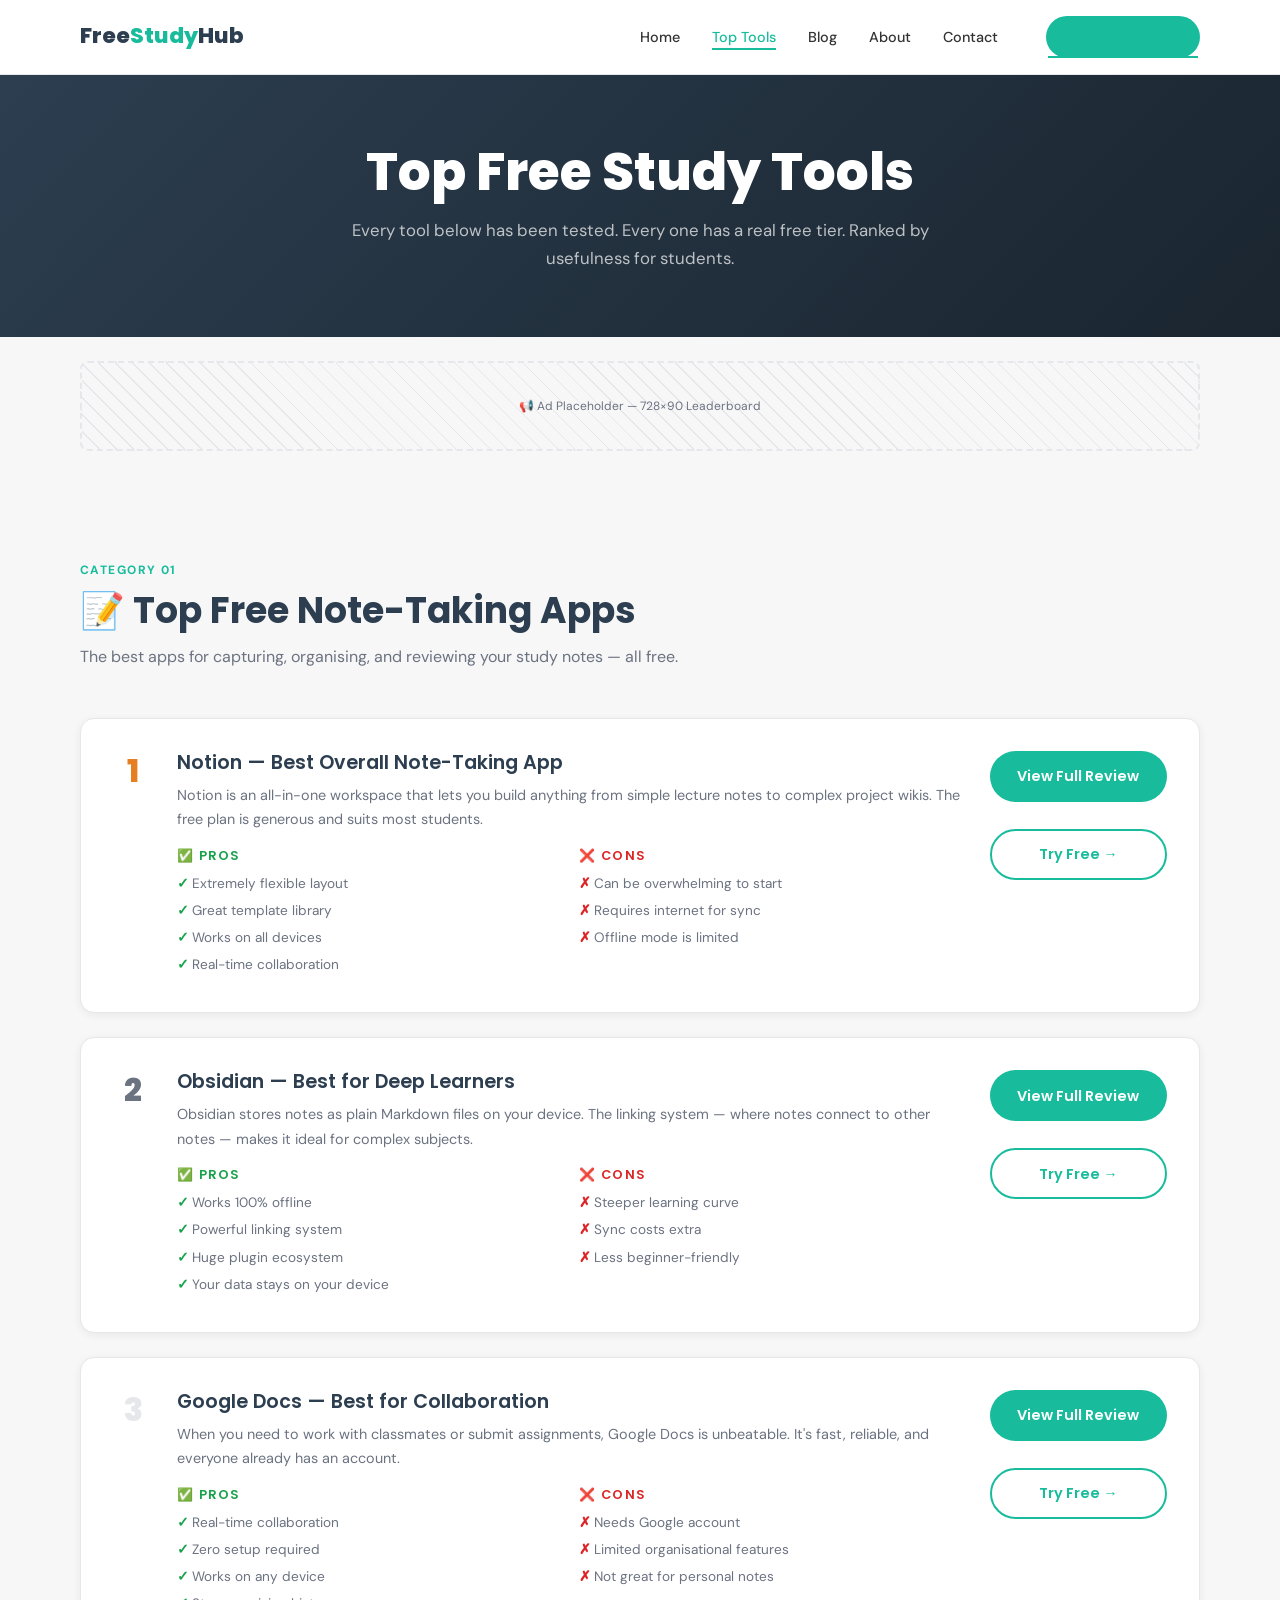
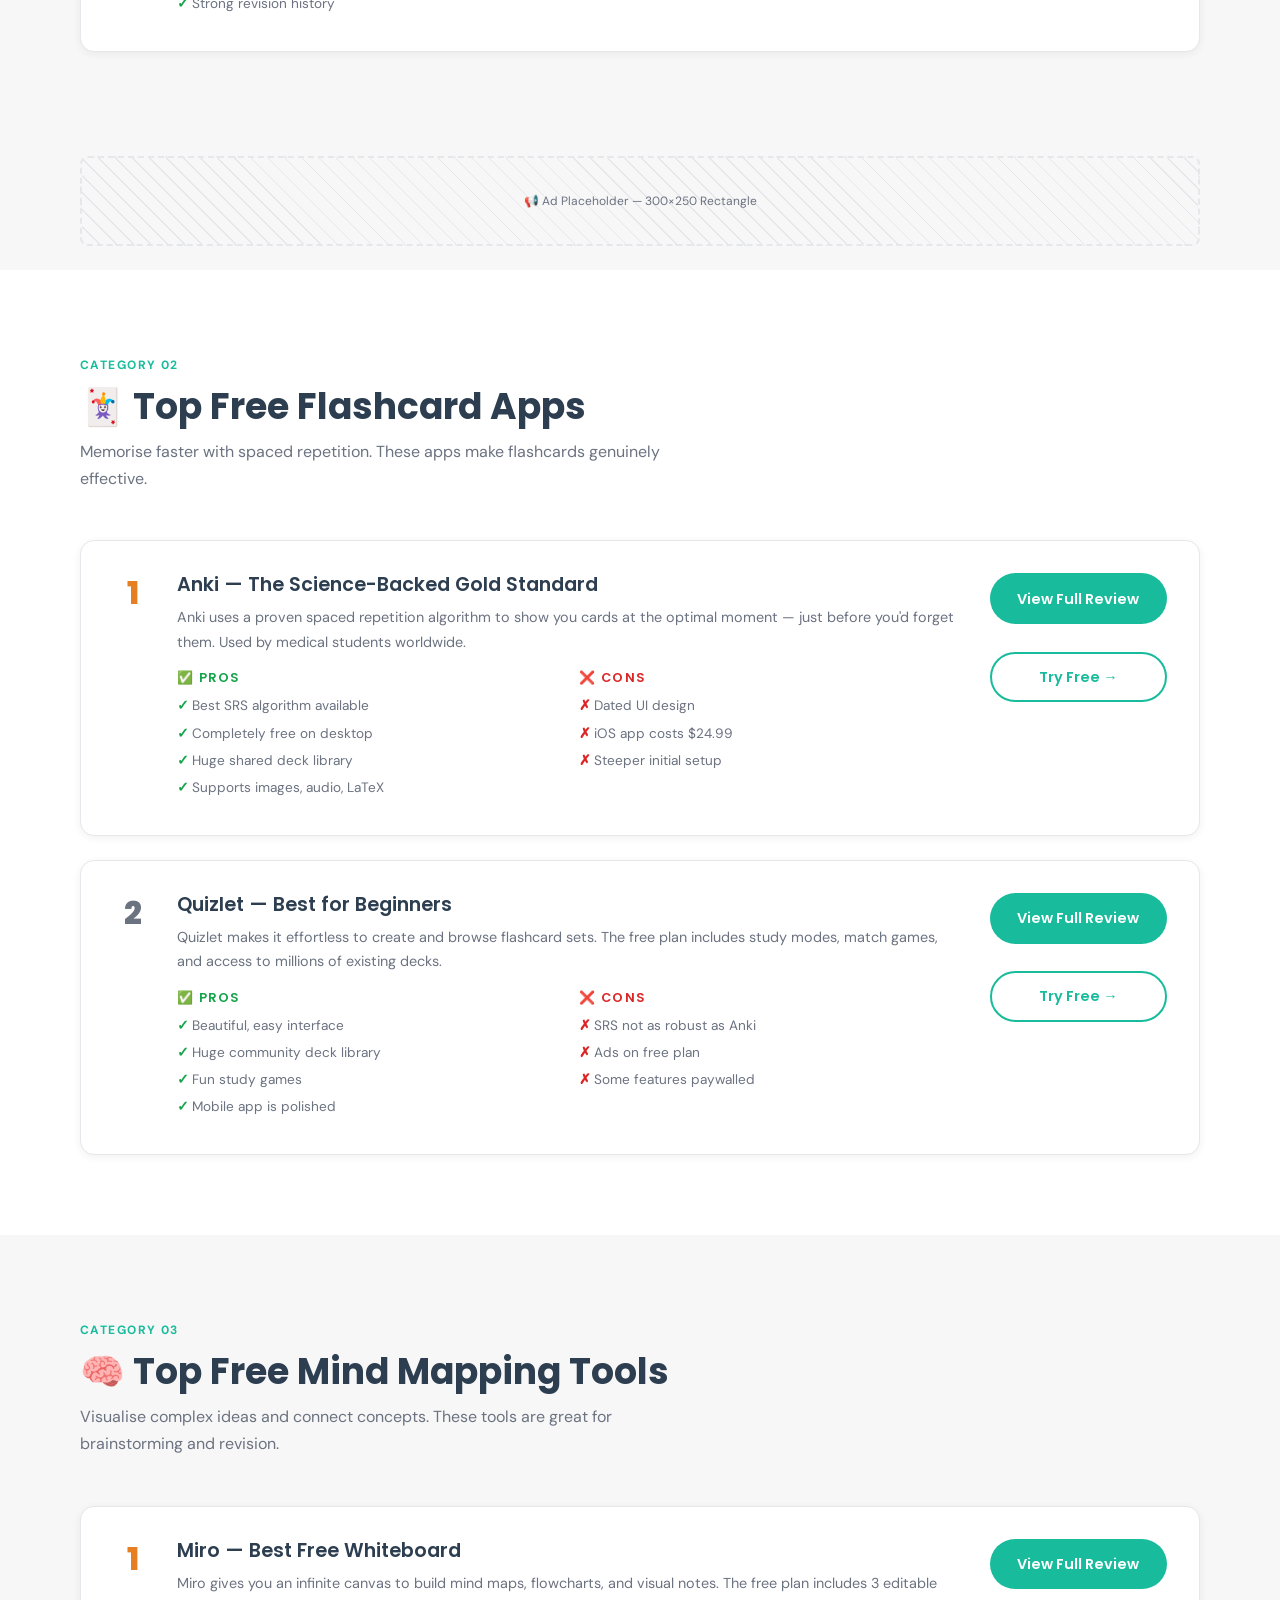
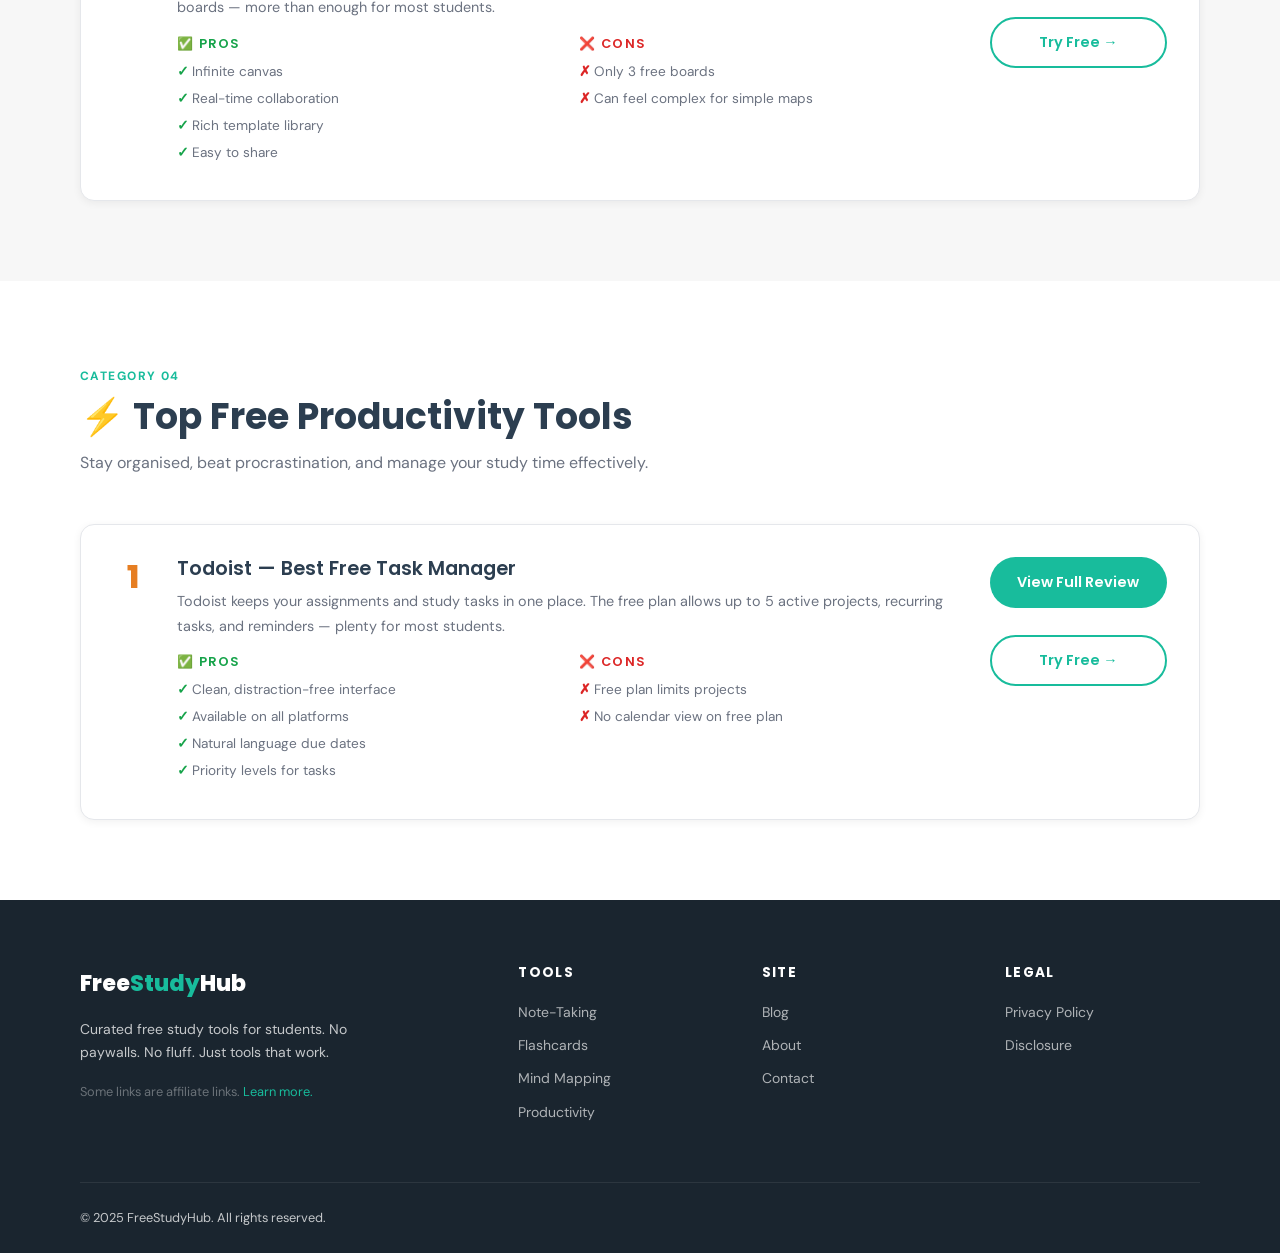
<file: top-tools.html>
<!DOCTYPE html>
<html lang="en">
<head>
  <script async src="https://pagead2.googlesyndication.com/pagead/js/adsbygoogle.js?client=ca-pub-4207842491035889"
     crossorigin="anonymous"></script>
  <meta charset="UTF-8" />
  <meta name="viewport" content="width=device-width, initial-scale=1.0" />
  <title>Top Free Study Tools — FreeStudyHub</title>
  <meta name="description" content="The top free study tools for students in 2025. Ranked and reviewed: note-taking apps, flashcard platforms, mind mapping tools, and productivity apps." />
  <meta property="og:title" content="Top Free Study Tools for Students — FreeStudyHub" />
  <meta property="og:description" content="Ranked, reviewed, and genuinely free. Our top picks for every category of student study tools." />
  <meta property="og:type" content="website" />
  <link rel="stylesheet" href="style.css" />
  <link rel="canonical" href="https://yourdomain.com/top-tools.html" />
</head>
<body>

<!-- Nav -->
<nav class="navbar" aria-label="Main navigation">
  <div class="container nav-inner">
    <a href="index.html" class="nav-logo">Free<span>Study</span>Hub</a>
    <ul class="nav-menu" role="list">
      <li><a href="index.html">Home</a></li>
      <li><a href="top-tools.html">Top Tools</a></li>
      <li><a href="blog.html">Blog</a></li>
      <li><a href="about.html">About</a></li>
      <li><a href="contact.html">Contact</a></li>
      <li class="nav-cta"><a href="top-tools.html" class="btn btn-primary">Explore Tools</a></li>
    </ul>
    <button class="hamburger" aria-label="Toggle menu"><span></span><span></span><span></span></button>
  </div>
</nav>

<!-- Page Header -->
<header class="page-header">
  <div class="container">
    <h1>Top Free Study Tools</h1>
    <p>Every tool below has been tested. Every one has a real free tier. Ranked by usefulness for students.</p>
  </div>
</header>

<!-- Ad Placeholder -->
<div class="container">
  <div class="ad-placeholder">📢 Ad Placeholder — 728×90 Leaderboard</div>
</div>

<main>

  <!-- ── Note-Taking ─────────────────────────────────────── -->
  <section class="section" id="notes">
    <div class="container">
      <div class="section-header reveal">
        <span class="section-label">Category 01</span>
        <h2 class="section-title">📝 Top Free Note-Taking Apps</h2>
        <p class="section-sub">The best apps for capturing, organising, and reviewing your study notes — all free.</p>
      </div>

      <div class="tool-list">

        <article class="tool-entry reveal">
          <div class="tool-rank">1</div>
          <div class="tool-entry-body">
            <h3>Notion — Best Overall Note-Taking App</h3>
            <p>Notion is an all-in-one workspace that lets you build anything from simple lecture notes to complex project wikis. The free plan is generous and suits most students.</p>
            <div class="pros-cons">
              <div class="pros">
                <h4>✅ Pros</h4>
                <ul>
                  <li>Extremely flexible layout</li>
                  <li>Great template library</li>
                  <li>Works on all devices</li>
                  <li>Real-time collaboration</li>
                </ul>
              </div>
              <div class="cons">
                <h4>❌ Cons</h4>
                <ul>
                  <li>Can be overwhelming to start</li>
                  <li>Requires internet for sync</li>
                  <li>Offline mode is limited</li>
                </ul>
              </div>
            </div>
          </div>
          <div class="tool-entry-cta">
            <a href="tool-template.html" class="btn btn-primary">View Full Review</a>
            <br><br>
            <a href="#" class="btn btn-outline" style="width:100%;justify-content:center;">Try Free →</a>
          </div>
        </article>

        <article class="tool-entry reveal">
          <div class="tool-rank">2</div>
          <div class="tool-entry-body">
            <h3>Obsidian — Best for Deep Learners</h3>
            <p>Obsidian stores notes as plain Markdown files on your device. The linking system — where notes connect to other notes — makes it ideal for complex subjects.</p>
            <div class="pros-cons">
              <div class="pros">
                <h4>✅ Pros</h4>
                <ul>
                  <li>Works 100% offline</li>
                  <li>Powerful linking system</li>
                  <li>Huge plugin ecosystem</li>
                  <li>Your data stays on your device</li>
                </ul>
              </div>
              <div class="cons">
                <h4>❌ Cons</h4>
                <ul>
                  <li>Steeper learning curve</li>
                  <li>Sync costs extra</li>
                  <li>Less beginner-friendly</li>
                </ul>
              </div>
            </div>
          </div>
          <div class="tool-entry-cta">
            <a href="tool-template.html" class="btn btn-primary">View Full Review</a>
            <br><br>
            <a href="#" class="btn btn-outline" style="width:100%;justify-content:center;">Try Free →</a>
          </div>
        </article>

        <article class="tool-entry reveal">
          <div class="tool-rank">3</div>
          <div class="tool-entry-body">
            <h3>Google Docs — Best for Collaboration</h3>
            <p>When you need to work with classmates or submit assignments, Google Docs is unbeatable. It's fast, reliable, and everyone already has an account.</p>
            <div class="pros-cons">
              <div class="pros">
                <h4>✅ Pros</h4>
                <ul>
                  <li>Real-time collaboration</li>
                  <li>Zero setup required</li>
                  <li>Works on any device</li>
                  <li>Strong revision history</li>
                </ul>
              </div>
              <div class="cons">
                <h4>❌ Cons</h4>
                <ul>
                  <li>Needs Google account</li>
                  <li>Limited organisational features</li>
                  <li>Not great for personal notes</li>
                </ul>
              </div>
            </div>
          </div>
          <div class="tool-entry-cta">
            <a href="tool-template.html" class="btn btn-primary">View Full Review</a>
            <br><br>
            <a href="#" class="btn btn-outline" style="width:100%;justify-content:center;">Try Free →</a>
          </div>
        </article>

      </div>
    </div>
  </section>

  <!-- Ad Placeholder -->
  <div class="container">
    <div class="ad-placeholder">📢 Ad Placeholder — 300×250 Rectangle</div>
  </div>

  <!-- ── Flashcards ──────────────────────────────────────── -->
  <section class="section section-alt" id="flashcards">
    <div class="container">
      <div class="section-header reveal">
        <span class="section-label">Category 02</span>
        <h2 class="section-title">🃏 Top Free Flashcard Apps</h2>
        <p class="section-sub">Memorise faster with spaced repetition. These apps make flashcards genuinely effective.</p>
      </div>

      <div class="tool-list">

        <article class="tool-entry reveal">
          <div class="tool-rank">1</div>
          <div class="tool-entry-body">
            <h3>Anki — The Science-Backed Gold Standard</h3>
            <p>Anki uses a proven spaced repetition algorithm to show you cards at the optimal moment — just before you'd forget them. Used by medical students worldwide.</p>
            <div class="pros-cons">
              <div class="pros">
                <h4>✅ Pros</h4>
                <ul>
                  <li>Best SRS algorithm available</li>
                  <li>Completely free on desktop</li>
                  <li>Huge shared deck library</li>
                  <li>Supports images, audio, LaTeX</li>
                </ul>
              </div>
              <div class="cons">
                <h4>❌ Cons</h4>
                <ul>
                  <li>Dated UI design</li>
                  <li>iOS app costs $24.99</li>
                  <li>Steeper initial setup</li>
                </ul>
              </div>
            </div>
          </div>
          <div class="tool-entry-cta">
            <a href="tool-template.html" class="btn btn-primary">View Full Review</a>
            <br><br>
            <a href="#" class="btn btn-outline" style="width:100%;justify-content:center;">Try Free →</a>
          </div>
        </article>

        <article class="tool-entry reveal">
          <div class="tool-rank">2</div>
          <div class="tool-entry-body">
            <h3>Quizlet — Best for Beginners</h3>
            <p>Quizlet makes it effortless to create and browse flashcard sets. The free plan includes study modes, match games, and access to millions of existing decks.</p>
            <div class="pros-cons">
              <div class="pros">
                <h4>✅ Pros</h4>
                <ul>
                  <li>Beautiful, easy interface</li>
                  <li>Huge community deck library</li>
                  <li>Fun study games</li>
                  <li>Mobile app is polished</li>
                </ul>
              </div>
              <div class="cons">
                <h4>❌ Cons</h4>
                <ul>
                  <li>SRS not as robust as Anki</li>
                  <li>Ads on free plan</li>
                  <li>Some features paywalled</li>
                </ul>
              </div>
            </div>
          </div>
          <div class="tool-entry-cta">
            <a href="tool-template.html" class="btn btn-primary">View Full Review</a>
            <br><br>
            <a href="#" class="btn btn-outline" style="width:100%;justify-content:center;">Try Free →</a>
          </div>
        </article>

      </div>
    </div>
  </section>

  <!-- ── Mind Mapping ───────────────────────────────────── -->
  <section class="section" id="mindmap">
    <div class="container">
      <div class="section-header reveal">
        <span class="section-label">Category 03</span>
        <h2 class="section-title">🧠 Top Free Mind Mapping Tools</h2>
        <p class="section-sub">Visualise complex ideas and connect concepts. These tools are great for brainstorming and revision.</p>
      </div>
      <div class="tool-list">
        <article class="tool-entry reveal">
          <div class="tool-rank">1</div>
          <div class="tool-entry-body">
            <h3>Miro — Best Free Whiteboard</h3>
            <p>Miro gives you an infinite canvas to build mind maps, flowcharts, and visual notes. The free plan includes 3 editable boards — more than enough for most students.</p>
            <div class="pros-cons">
              <div class="pros">
                <h4>✅ Pros</h4>
                <ul>
                  <li>Infinite canvas</li>
                  <li>Real-time collaboration</li>
                  <li>Rich template library</li>
                  <li>Easy to share</li>
                </ul>
              </div>
              <div class="cons">
                <h4>❌ Cons</h4>
                <ul>
                  <li>Only 3 free boards</li>
                  <li>Can feel complex for simple maps</li>
                </ul>
              </div>
            </div>
          </div>
          <div class="tool-entry-cta">
            <a href="tool-template.html" class="btn btn-primary">View Full Review</a>
            <br><br>
            <a href="#" class="btn btn-outline" style="width:100%;justify-content:center;">Try Free →</a>
          </div>
        </article>
      </div>
    </div>
  </section>

  <!-- ── Productivity ───────────────────────────────────── -->
  <section class="section section-alt" id="productivity">
    <div class="container">
      <div class="section-header reveal">
        <span class="section-label">Category 04</span>
        <h2 class="section-title">⚡ Top Free Productivity Tools</h2>
        <p class="section-sub">Stay organised, beat procrastination, and manage your study time effectively.</p>
      </div>
      <div class="tool-list">
        <article class="tool-entry reveal">
          <div class="tool-rank">1</div>
          <div class="tool-entry-body">
            <h3>Todoist — Best Free Task Manager</h3>
            <p>Todoist keeps your assignments and study tasks in one place. The free plan allows up to 5 active projects, recurring tasks, and reminders — plenty for most students.</p>
            <div class="pros-cons">
              <div class="pros">
                <h4>✅ Pros</h4>
                <ul>
                  <li>Clean, distraction-free interface</li>
                  <li>Available on all platforms</li>
                  <li>Natural language due dates</li>
                  <li>Priority levels for tasks</li>
                </ul>
              </div>
              <div class="cons">
                <h4>❌ Cons</h4>
                <ul>
                  <li>Free plan limits projects</li>
                  <li>No calendar view on free plan</li>
                </ul>
              </div>
            </div>
          </div>
          <div class="tool-entry-cta">
            <a href="tool-template.html" class="btn btn-primary">View Full Review</a>
            <br><br>
            <a href="#" class="btn btn-outline" style="width:100%;justify-content:center;">Try Free →</a>
          </div>
        </article>
      </div>
    </div>
  </section>

</main>

<!-- Footer -->
<footer class="footer">
  <div class="container">
    <div class="footer-grid">
      <div class="footer-brand">
        <div class="footer-logo">Free<span>Study</span>Hub</div>
        <p>Curated free study tools for students. No paywalls. No fluff. Just tools that work.</p>
        <p style="font-size:.8rem;color:rgba(255,255,255,.35);margin-top:1rem;">Some links are affiliate links. <a href="disclosure.html" style="color:var(--secondary)">Learn more.</a></p>
      </div>
      <div class="footer-col">
        <h4>Tools</h4>
        <a href="#notes">Note-Taking</a>
        <a href="#flashcards">Flashcards</a>
        <a href="#mindmap">Mind Mapping</a>
        <a href="#productivity">Productivity</a>
      </div>
      <div class="footer-col">
        <h4>Site</h4>
        <a href="blog.html">Blog</a>
        <a href="about.html">About</a>
        <a href="contact.html">Contact</a>
      </div>
      <div class="footer-col">
        <h4>Legal</h4>
        <a href="privacy.html">Privacy Policy</a>
        <a href="disclosure.html">Disclosure</a>
      </div>
    </div>
    <div class="footer-bottom">
      <span>© 2025 FreeStudyHub. All rights reserved.</span>
    </div>
  </div>
</footer>

<script src="script.js"></script>
</body>
</html>
</file>
<file: style.css>
/* ============================================================
   FreeStudyHub — style.css
   Design: Editorial-clean with warm teal accent. Confident,
   trustworthy, student-friendly.
   ============================================================ */

@import url('https://fonts.googleapis.com/css2?family=Poppins:wght@400;600;700;800&family=DM+Sans:ital,wght@0,300;0,400;0,500;1,400&display=swap');

/* ── Reset & Base ─────────────────────────────────────────── */
*, *::before, *::after { box-sizing: border-box; margin: 0; padding: 0; }

:root {
  --primary:    #2C3E50;
  --secondary:  #18BC9C;
  --bg:         #F7F7F7;
  --accent:     #E67E22;
  --text:       #333333;
  --muted:      #6B7280;
  --white:      #FFFFFF;
  --card-bg:    #FFFFFF;
  --border:     #E5E7EB;
  --shadow-sm:  0 2px 8px rgba(0,0,0,.06);
  --shadow-md:  0 6px 24px rgba(0,0,0,.10);
  --shadow-lg:  0 16px 48px rgba(0,0,0,.12);
  --radius-sm:  8px;
  --radius-md:  14px;
  --radius-lg:  20px;
  --font-head:  'Poppins', sans-serif;
  --font-body:  'DM Sans', sans-serif;
  --max-w:      1160px;
  --transition: .25s ease;
}

html { scroll-behavior: smooth; }

body {
  font-family: var(--font-body);
  font-size: 1rem;
  color: var(--text);
  background: var(--bg);
  line-height: 1.7;
  -webkit-font-smoothing: antialiased;
}

img { display: block; max-width: 100%; }
a  { color: inherit; text-decoration: none; }
ul { list-style: none; }

.container {
  width: min(100%, var(--max-w));
  margin-inline: auto;
  padding-inline: 1.25rem;
}

/* ── Typography helpers ───────────────────────────────────── */
h1,h2,h3,h4 { font-family: var(--font-head); line-height: 1.25; color: var(--primary); }
h1 { font-size: clamp(2rem, 5vw, 3.25rem); font-weight: 800; }
h2 { font-size: clamp(1.5rem, 3vw, 2.25rem); font-weight: 700; }
h3 { font-size: 1.2rem; font-weight: 600; }
h4 { font-size: 1rem; font-weight: 600; }

.section-label {
  display: inline-block;
  font-size: .75rem;
  font-weight: 700;
  letter-spacing: .12em;
  text-transform: uppercase;
  color: var(--secondary);
  margin-bottom: .5rem;
}

.section-title { margin-bottom: .6rem; }
.section-sub   { color: var(--muted); max-width: 56ch; margin-bottom: 2.5rem; }

/* ── Buttons ──────────────────────────────────────────────── */
.btn {
  display: inline-flex;
  align-items: center;
  gap: .45rem;
  padding: .7rem 1.6rem;
  border-radius: 50px;
  font-family: var(--font-head);
  font-size: .9rem;
  font-weight: 600;
  cursor: pointer;
  border: 2px solid transparent;
  transition: var(--transition);
}

.btn-primary {
  background: var(--secondary);
  color: var(--white);
}
.btn-primary:hover {
  background: #13a585;
  transform: translateY(-2px);
  box-shadow: 0 8px 20px rgba(24,188,156,.35);
}

.btn-outline {
  background: transparent;
  border-color: var(--secondary);
  color: var(--secondary);
}
.btn-outline:hover {
  background: var(--secondary);
  color: var(--white);
  transform: translateY(-2px);
}

.btn-accent {
  background: var(--accent);
  color: var(--white);
}
.btn-accent:hover {
  background: #cf6d17;
  transform: translateY(-2px);
  box-shadow: 0 8px 20px rgba(230,126,34,.35);
}

/* ── Navigation ───────────────────────────────────────────── */
.navbar {
  position: sticky;
  top: 0;
  z-index: 1000;
  background: rgba(255,255,255,.96);
  backdrop-filter: blur(12px);
  border-bottom: 1px solid var(--border);
  padding: 1rem 0;
  transition: box-shadow var(--transition);
}
.navbar.scrolled { box-shadow: var(--shadow-md); }

.nav-inner {
  display: flex;
  align-items: center;
  justify-content: space-between;
  gap: 1.5rem;
}

.nav-logo {
  font-family: var(--font-head);
  font-size: 1.35rem;
  font-weight: 800;
  color: var(--primary);
}
.nav-logo span { color: var(--secondary); }

.nav-menu {
  display: flex;
  align-items: center;
  gap: 2rem;
}
.nav-menu a {
  font-size: .9rem;
  font-weight: 500;
  color: var(--text);
  position: relative;
  padding-bottom: 2px;
}
.nav-menu a::after {
  content: '';
  position: absolute;
  bottom: -2px; left: 0;
  width: 0; height: 2px;
  background: var(--secondary);
  transition: width var(--transition);
}
.nav-menu a:hover::after,
.nav-menu a.active::after { width: 100%; }
.nav-menu a.active { color: var(--secondary); }

.nav-cta { margin-left: 1rem; }

.hamburger {
  display: none;
  flex-direction: column;
  gap: 5px;
  cursor: pointer;
  padding: 4px;
  background: none;
  border: none;
}
.hamburger span {
  display: block;
  width: 24px; height: 2px;
  background: var(--primary);
  border-radius: 2px;
  transition: var(--transition);
}
.hamburger.open span:nth-child(1) { transform: translateY(7px) rotate(45deg); }
.hamburger.open span:nth-child(2) { opacity: 0; }
.hamburger.open span:nth-child(3) { transform: translateY(-7px) rotate(-45deg); }

/* ── Hero ─────────────────────────────────────────────────── */
.hero {
  background: linear-gradient(135deg, var(--primary) 0%, #1a252f 100%);
  color: var(--white);
  padding: 6rem 0 5rem;
  position: relative;
  overflow: hidden;
}
.hero::before {
  content: '';
  position: absolute;
  inset: 0;
  background: radial-gradient(ellipse at 70% 50%, rgba(24,188,156,.18) 0%, transparent 65%);
}
.hero-inner {
  position: relative;
  display: grid;
  grid-template-columns: 1fr 1fr;
  gap: 3rem;
  align-items: center;
}
.hero-badge {
  display: inline-flex;
  align-items: center;
  gap: .4rem;
  background: rgba(24,188,156,.15);
  border: 1px solid rgba(24,188,156,.3);
  color: var(--secondary);
  font-size: .8rem;
  font-weight: 600;
  letter-spacing: .06em;
  padding: .35rem .9rem;
  border-radius: 50px;
  margin-bottom: 1.25rem;
}
.hero h1 { color: var(--white); margin-bottom: 1.25rem; }
.hero p  { color: rgba(255,255,255,.78); font-size: 1.1rem; margin-bottom: 2rem; max-width: 48ch; }
.hero-actions { display: flex; gap: 1rem; flex-wrap: wrap; }
.hero-visual {
  display: flex;
  justify-content: center;
  align-items: center;
}
.hero-card-stack {
  position: relative;
  width: 300px;
  height: 300px;
}
.hero-card-stack .hc {
  position: absolute;
  background: rgba(255,255,255,.08);
  border: 1px solid rgba(255,255,255,.14);
  backdrop-filter: blur(8px);
  border-radius: var(--radius-md);
  padding: 1.25rem;
  color: var(--white);
}
.hc:nth-child(1) { width: 220px; top: 0; left: 20px; transform: rotate(-4deg); }
.hc:nth-child(2) { width: 240px; top: 80px; left: 30px; transform: rotate(2deg); z-index: 2; }
.hc:nth-child(3) { width: 210px; top: 170px; left: 40px; transform: rotate(-2deg); z-index: 1; }
.hc-label { font-size: .7rem; font-weight: 700; letter-spacing: .1em; text-transform: uppercase; color: var(--secondary); margin-bottom: .4rem; }
.hc-title { font-family: var(--font-head); font-size: .95rem; font-weight: 600; }

/* ── Stats bar ───────────────────────────────────────────── */
.stats-bar {
  background: var(--white);
  border-bottom: 1px solid var(--border);
  padding: 1.25rem 0;
}
.stats-inner {
  display: flex;
  justify-content: center;
  gap: 3rem;
  flex-wrap: wrap;
}
.stat { text-align: center; }
.stat-num { font-family: var(--font-head); font-size: 1.5rem; font-weight: 800; color: var(--secondary); }
.stat-label { font-size: .8rem; color: var(--muted); }

/* ── Sections ─────────────────────────────────────────────── */
.section { padding: 5rem 0; }
.section-alt { background: var(--white); }
.section-dark { background: var(--primary); color: var(--white); }
.section-dark h2, .section-dark h3 { color: var(--white); }
.section-dark .section-sub { color: rgba(255,255,255,.65); }

.section-header { margin-bottom: 3rem; }

/* ── Category tabs ───────────────────────────────────────── */
.category-tabs {
  display: flex;
  gap: .5rem;
  flex-wrap: wrap;
  margin-bottom: 2rem;
}
.tab-btn {
  padding: .5rem 1.2rem;
  border-radius: 50px;
  border: 2px solid var(--border);
  background: var(--white);
  font-family: var(--font-head);
  font-size: .85rem;
  font-weight: 600;
  cursor: pointer;
  color: var(--muted);
  transition: var(--transition);
}
.tab-btn:hover, .tab-btn.active {
  border-color: var(--secondary);
  background: var(--secondary);
  color: var(--white);
}

/* ── Tool Cards ──────────────────────────────────────────── */
.cards-grid {
  display: grid;
  grid-template-columns: repeat(auto-fill, minmax(300px, 1fr));
  gap: 1.5rem;
}

.tool-card {
  background: var(--card-bg);
  border: 1px solid var(--border);
  border-radius: var(--radius-md);
  padding: 1.75rem;
  box-shadow: var(--shadow-sm);
  transition: var(--transition);
  display: flex;
  flex-direction: column;
  gap: .85rem;
}
.tool-card:hover {
  transform: translateY(-4px);
  box-shadow: var(--shadow-md);
  border-color: var(--secondary);
}

.tool-card-icon {
  width: 48px; height: 48px;
  border-radius: var(--radius-sm);
  background: linear-gradient(135deg, var(--secondary), #0f9b7e);
  display: flex;
  align-items: center;
  justify-content: center;
  font-size: 1.4rem;
}
.tool-card-meta {
  display: flex;
  align-items: center;
  gap: .5rem;
  font-size: .75rem;
  color: var(--muted);
}
.tool-card-meta .badge {
  background: rgba(24,188,156,.12);
  color: var(--secondary);
  border-radius: 50px;
  padding: .15rem .6rem;
  font-weight: 700;
}
.tool-card h3 { font-size: 1.1rem; }
.tool-card p  { font-size: .9rem; color: var(--muted); flex: 1; }
.tool-card-footer {
  display: flex;
  align-items: center;
  justify-content: space-between;
  padding-top: .75rem;
  border-top: 1px solid var(--border);
  margin-top: auto;
}
.rating { display: flex; align-items: center; gap: .3rem; font-size: .8rem; color: var(--muted); }
.stars  { color: #F59E0B; font-size: .9rem; }

/* ── List-style tool entries (top-tools page) ────────────── */
.tool-list { display: flex; flex-direction: column; gap: 1.5rem; }
.tool-entry {
  background: var(--card-bg);
  border: 1px solid var(--border);
  border-radius: var(--radius-md);
  padding: 2rem;
  box-shadow: var(--shadow-sm);
  display: grid;
  grid-template-columns: auto 1fr auto;
  gap: 1.5rem;
  align-items: start;
  transition: var(--transition);
}
.tool-entry:hover { box-shadow: var(--shadow-md); border-color: var(--secondary); }
.tool-rank {
  font-family: var(--font-head);
  font-size: 2rem;
  font-weight: 800;
  color: var(--border);
  width: 40px;
  text-align: center;
  line-height: 1;
  padding-top: .25rem;
}
.tool-entry:first-child .tool-rank { color: var(--accent); }
.tool-entry:nth-child(2) .tool-rank { color: var(--muted); }
.tool-entry-body h3 { margin-bottom: .5rem; }
.tool-entry-body p  { color: var(--muted); font-size: .9rem; margin-bottom: 1rem; }
.pros-cons { display: grid; grid-template-columns: 1fr 1fr; gap: 1rem; margin-top: 1rem; }
.pros-cons h4 { font-size: .8rem; text-transform: uppercase; letter-spacing: .1em; margin-bottom: .5rem; }
.pros h4 { color: #16A34A; }
.cons h4 { color: #DC2626; }
.pros li::before { content: '✓ '; color: #16A34A; font-weight: 700; }
.cons li::before { content: '✗ '; color: #DC2626; font-weight: 700; }
.pros li, .cons li { font-size: .85rem; color: var(--muted); margin-bottom: .25rem; }
.tool-entry-cta { min-width: 130px; }

/* ── Why Trust Us ─────────────────────────────────────────── */
.trust-grid {
  display: grid;
  grid-template-columns: repeat(auto-fill, minmax(230px, 1fr));
  gap: 1.5rem;
}
.trust-card {
  background: rgba(255,255,255,.07);
  border: 1px solid rgba(255,255,255,.12);
  border-radius: var(--radius-md);
  padding: 1.75rem;
}
.trust-icon { font-size: 2rem; margin-bottom: 1rem; }
.trust-card h3 { color: var(--white); font-size: 1rem; margin-bottom: .5rem; }
.trust-card p  { color: rgba(255,255,255,.6); font-size: .875rem; }

/* ── Blog cards ──────────────────────────────────────────── */
.blog-grid {
  display: grid;
  grid-template-columns: repeat(auto-fill, minmax(320px, 1fr));
  gap: 1.5rem;
}
.blog-card {
  background: var(--card-bg);
  border: 1px solid var(--border);
  border-radius: var(--radius-md);
  overflow: hidden;
  box-shadow: var(--shadow-sm);
  transition: var(--transition);
}
.blog-card:hover { transform: translateY(-4px); box-shadow: var(--shadow-md); }
.blog-thumb {
  height: 180px;
  display: flex;
  align-items: center;
  justify-content: center;
  font-size: 3rem;
}
.blog-thumb-blue   { background: linear-gradient(135deg, #2C3E50, #4a6fa5); }
.blog-thumb-teal   { background: linear-gradient(135deg, #18BC9C, #0f9b7e); }
.blog-thumb-orange { background: linear-gradient(135deg, #E67E22, #d35400); }
.blog-thumb-purple { background: linear-gradient(135deg, #8B5CF6, #6D28D9); }
.blog-body { padding: 1.5rem; }
.blog-meta { font-size: .75rem; color: var(--muted); margin-bottom: .5rem; display: flex; gap: .75rem; }
.blog-tag {
  display: inline-block;
  font-size: .7rem;
  font-weight: 700;
  letter-spacing: .08em;
  text-transform: uppercase;
  background: rgba(24,188,156,.12);
  color: var(--secondary);
  padding: .15rem .6rem;
  border-radius: 50px;
  margin-bottom: .75rem;
}
.blog-card h3 { font-size: 1rem; margin-bottom: .5rem; }
.blog-card p  { font-size: .875rem; color: var(--muted); margin-bottom: 1rem; }
.read-more {
  font-size: .85rem;
  font-weight: 600;
  color: var(--secondary);
  display: inline-flex;
  align-items: center;
  gap: .3rem;
  transition: gap var(--transition);
}
.read-more:hover { gap: .6rem; }

/* ── Tool detail page ────────────────────────────────────── */
.tool-hero {
  background: linear-gradient(135deg, var(--primary) 0%, #1a252f 100%);
  color: var(--white);
  padding: 4rem 0;
}
.tool-hero-inner {
  display: grid;
  grid-template-columns: auto 1fr;
  gap: 2rem;
  align-items: center;
}
.tool-logo-box {
  width: 88px; height: 88px;
  background: rgba(255,255,255,.12);
  border: 1px solid rgba(255,255,255,.2);
  border-radius: var(--radius-md);
  display: flex;
  align-items: center;
  justify-content: center;
  font-size: 2.5rem;
}
.tool-hero h1 { color: var(--white); font-size: 2.25rem; margin-bottom: .5rem; }
.tool-hero p  { color: rgba(255,255,255,.75); max-width: 52ch; }
.tool-tags { display: flex; gap: .5rem; flex-wrap: wrap; margin-top: 1rem; }
.tool-tag {
  background: rgba(255,255,255,.1);
  border: 1px solid rgba(255,255,255,.18);
  color: rgba(255,255,255,.85);
  font-size: .75rem;
  font-weight: 600;
  padding: .25rem .75rem;
  border-radius: 50px;
}

.tool-layout {
  display: grid;
  grid-template-columns: 1fr 320px;
  gap: 2.5rem;
  align-items: start;
}
.tool-sidebar { position: sticky; top: 90px; }
.sidebar-card {
  background: var(--card-bg);
  border: 1px solid var(--border);
  border-radius: var(--radius-md);
  padding: 1.75rem;
  box-shadow: var(--shadow-sm);
  margin-bottom: 1.5rem;
}
.sidebar-card h4 { margin-bottom: 1rem; font-size: .9rem; text-transform: uppercase; letter-spacing: .08em; color: var(--muted); }
.sidebar-stat { display: flex; justify-content: space-between; padding: .5rem 0; border-bottom: 1px solid var(--border); font-size: .875rem; }
.sidebar-stat:last-child { border-bottom: none; }
.sidebar-stat-val { font-weight: 700; color: var(--primary); }

.comparison-table {
  width: 100%;
  border-collapse: collapse;
  margin-top: 1rem;
  font-size: .875rem;
}
.comparison-table th {
  background: var(--bg);
  padding: .75rem 1rem;
  text-align: left;
  font-size: .8rem;
  font-weight: 700;
  letter-spacing: .06em;
  text-transform: uppercase;
  color: var(--muted);
}
.comparison-table td { padding: .75rem 1rem; border-bottom: 1px solid var(--border); }
.comparison-table tr:last-child td { border-bottom: none; }
.check { color: #16A34A; font-weight: 700; }
.cross { color: #DC2626; font-weight: 700; }

/* ── Contact form ─────────────────────────────────────────── */
.contact-layout {
  display: grid;
  grid-template-columns: 1fr 1fr;
  gap: 3rem;
  align-items: start;
}
.form-group { margin-bottom: 1.25rem; }
.form-group label { display: block; font-size: .875rem; font-weight: 600; margin-bottom: .4rem; color: var(--primary); }
.form-group input,
.form-group textarea,
.form-group select {
  width: 100%;
  padding: .75rem 1rem;
  border: 2px solid var(--border);
  border-radius: var(--radius-sm);
  font-family: var(--font-body);
  font-size: .9rem;
  color: var(--text);
  background: var(--white);
  transition: border-color var(--transition);
  outline: none;
}
.form-group input:focus,
.form-group textarea:focus { border-color: var(--secondary); }
.form-group textarea { resize: vertical; min-height: 140px; }

.contact-info { }
.contact-item {
  display: flex;
  align-items: flex-start;
  gap: 1rem;
  margin-bottom: 1.5rem;
}
.contact-item-icon {
  width: 44px; height: 44px;
  background: rgba(24,188,156,.12);
  border-radius: var(--radius-sm);
  display: flex;
  align-items: center;
  justify-content: center;
  font-size: 1.2rem;
  flex-shrink: 0;
}
.contact-item h4 { font-size: .9rem; margin-bottom: .2rem; }
.contact-item p  { font-size: .875rem; color: var(--muted); }

/* ── Legal pages ──────────────────────────────────────────── */
.legal-body { max-width: 720px; margin: 0 auto; padding: 4rem 1.25rem; }
.legal-body h1 { margin-bottom: .5rem; }
.legal-body .effective { font-size: .85rem; color: var(--muted); margin-bottom: 2.5rem; }
.legal-body h2 { font-size: 1.25rem; margin-top: 2.25rem; margin-bottom: .75rem; }
.legal-body p, .legal-body li { font-size: .9rem; color: var(--muted); line-height: 1.8; margin-bottom: .75rem; }
.legal-body ul { padding-left: 1.25rem; list-style: disc; }

/* ── About page ───────────────────────────────────────────── */
.about-hero {
  background: linear-gradient(135deg, var(--primary), #1a252f);
  color: var(--white);
  padding: 5rem 0;
  text-align: center;
}
.about-hero h1 { color: var(--white); }
.about-hero p  { color: rgba(255,255,255,.75); max-width: 56ch; margin: 1rem auto 0; font-size: 1.1rem; }
.value-grid {
  display: grid;
  grid-template-columns: repeat(auto-fill, minmax(240px, 1fr));
  gap: 1.5rem;
}
.value-card {
  background: var(--card-bg);
  border: 1px solid var(--border);
  border-radius: var(--radius-md);
  padding: 1.75rem;
  box-shadow: var(--shadow-sm);
}
.value-icon { font-size: 1.75rem; margin-bottom: 1rem; }

/* ── Footer ───────────────────────────────────────────────── */
.footer {
  background: #1a252f;
  color: rgba(255,255,255,.75);
  padding: 4rem 0 0;
}
.footer-grid {
  display: grid;
  grid-template-columns: 2fr 1fr 1fr 1fr;
  gap: 3rem;
  padding-bottom: 3rem;
  border-bottom: 1px solid rgba(255,255,255,.08);
}
.footer-brand { }
.footer-logo {
  font-family: var(--font-head);
  font-size: 1.4rem;
  font-weight: 800;
  color: var(--white);
  margin-bottom: 1rem;
}
.footer-logo span { color: var(--secondary); }
.footer-brand p { font-size: .875rem; max-width: 32ch; line-height: 1.7; }
.footer-col h4 {
  font-family: var(--font-head);
  font-size: .85rem;
  font-weight: 700;
  text-transform: uppercase;
  letter-spacing: .1em;
  color: var(--white);
  margin-bottom: 1.25rem;
}
.footer-col a {
  display: block;
  font-size: .875rem;
  color: rgba(255,255,255,.65);
  margin-bottom: .6rem;
  transition: color var(--transition);
}
.footer-col a:hover { color: var(--secondary); }
.footer-bottom {
  display: flex;
  justify-content: space-between;
  align-items: center;
  padding: 1.5rem 0;
  font-size: .8rem;
  flex-wrap: wrap;
  gap: .75rem;
}
.footer-bottom a { color: rgba(255,255,255,.5); margin-left: 1rem; }
.footer-bottom a:hover { color: var(--secondary); }

/* ── Ad placeholders ──────────────────────────────────────── */
.ad-placeholder {
  background: repeating-linear-gradient(
    45deg,
    var(--border),
    var(--border) 1px,
    transparent 1px,
    transparent 12px
  );
  border: 2px dashed var(--border);
  border-radius: var(--radius-sm);
  display: flex;
  align-items: center;
  justify-content: center;
  font-size: .75rem;
  color: var(--muted);
  min-height: 90px;
  margin: 1.5rem 0;
}

/* ── Page header (inner pages) ─────────────────────────────── */
.page-header {
  background: linear-gradient(135deg, var(--primary), #1a252f);
  color: var(--white);
  padding: 4rem 0;
  text-align: center;
}
.page-header h1 { color: var(--white); margin-bottom: .75rem; }
.page-header p  { color: rgba(255,255,255,.7); max-width: 52ch; margin-inline: auto; font-size: 1.05rem; }

/* ── Utility ──────────────────────────────────────────────── */
.text-center { text-align: center; }
.mb-1 { margin-bottom: 1rem; }
.mb-2 { margin-bottom: 2rem; }
.mt-2 { margin-top: 2rem; }
.flex { display: flex; }
.gap-1 { gap: 1rem; }
.items-center { align-items: center; }

/* ── CTA banner ───────────────────────────────────────────── */
.cta-banner {
  background: linear-gradient(135deg, var(--secondary), #0f9b7e);
  border-radius: var(--radius-lg);
  padding: 3.5rem 2rem;
  text-align: center;
  color: var(--white);
  margin: 2rem 0;
}
.cta-banner h2 { color: var(--white); margin-bottom: .75rem; }
.cta-banner p  { color: rgba(255,255,255,.8); margin-bottom: 2rem; }

/* ── Breadcrumb ───────────────────────────────────────────── */
.breadcrumb {
  display: flex;
  align-items: center;
  gap: .5rem;
  font-size: .8rem;
  color: var(--muted);
  padding: 1rem 0;
}
.breadcrumb a { color: var(--secondary); }
.breadcrumb span { color: var(--muted); }

/* ── Scroll-reveal utility ────────────────────────────────── */
.reveal { opacity: 0; transform: translateY(24px); transition: opacity .55s ease, transform .55s ease; }
.reveal.visible { opacity: 1; transform: none; }

/* ── Responsive ───────────────────────────────────────────── */
@media (max-width: 900px) {
  .hero-inner        { grid-template-columns: 1fr; }
  .hero-visual       { display: none; }
  .tool-layout       { grid-template-columns: 1fr; }
  .tool-sidebar      { position: static; }
  .contact-layout    { grid-template-columns: 1fr; }
  .footer-grid       { grid-template-columns: 1fr 1fr; }
  .tool-entry        { grid-template-columns: auto 1fr; }
  .tool-entry-cta    { grid-column: 2; }
}

@media (max-width: 680px) {
  .nav-menu, .nav-cta { display: none; }
  .hamburger          { display: flex; }
  .nav-menu.open {
    display: flex;
    flex-direction: column;
    position: absolute;
    top: 100%; left: 0; right: 0;
    background: var(--white);
    padding: 1.25rem;
    border-bottom: 1px solid var(--border);
    box-shadow: var(--shadow-md);
    gap: 1rem;
    align-items: flex-start;
  }
  .nav-menu.open .nav-cta { display: inline-flex; }
  .footer-grid  { grid-template-columns: 1fr; gap: 2rem; }
  .pros-cons    { grid-template-columns: 1fr; }
  .tool-entry   { grid-template-columns: 1fr; }
  .tool-rank    { display: none; }
  .hero         { padding: 4rem 0 3.5rem; }
  .stats-inner  { gap: 1.5rem; }
}
</file>
